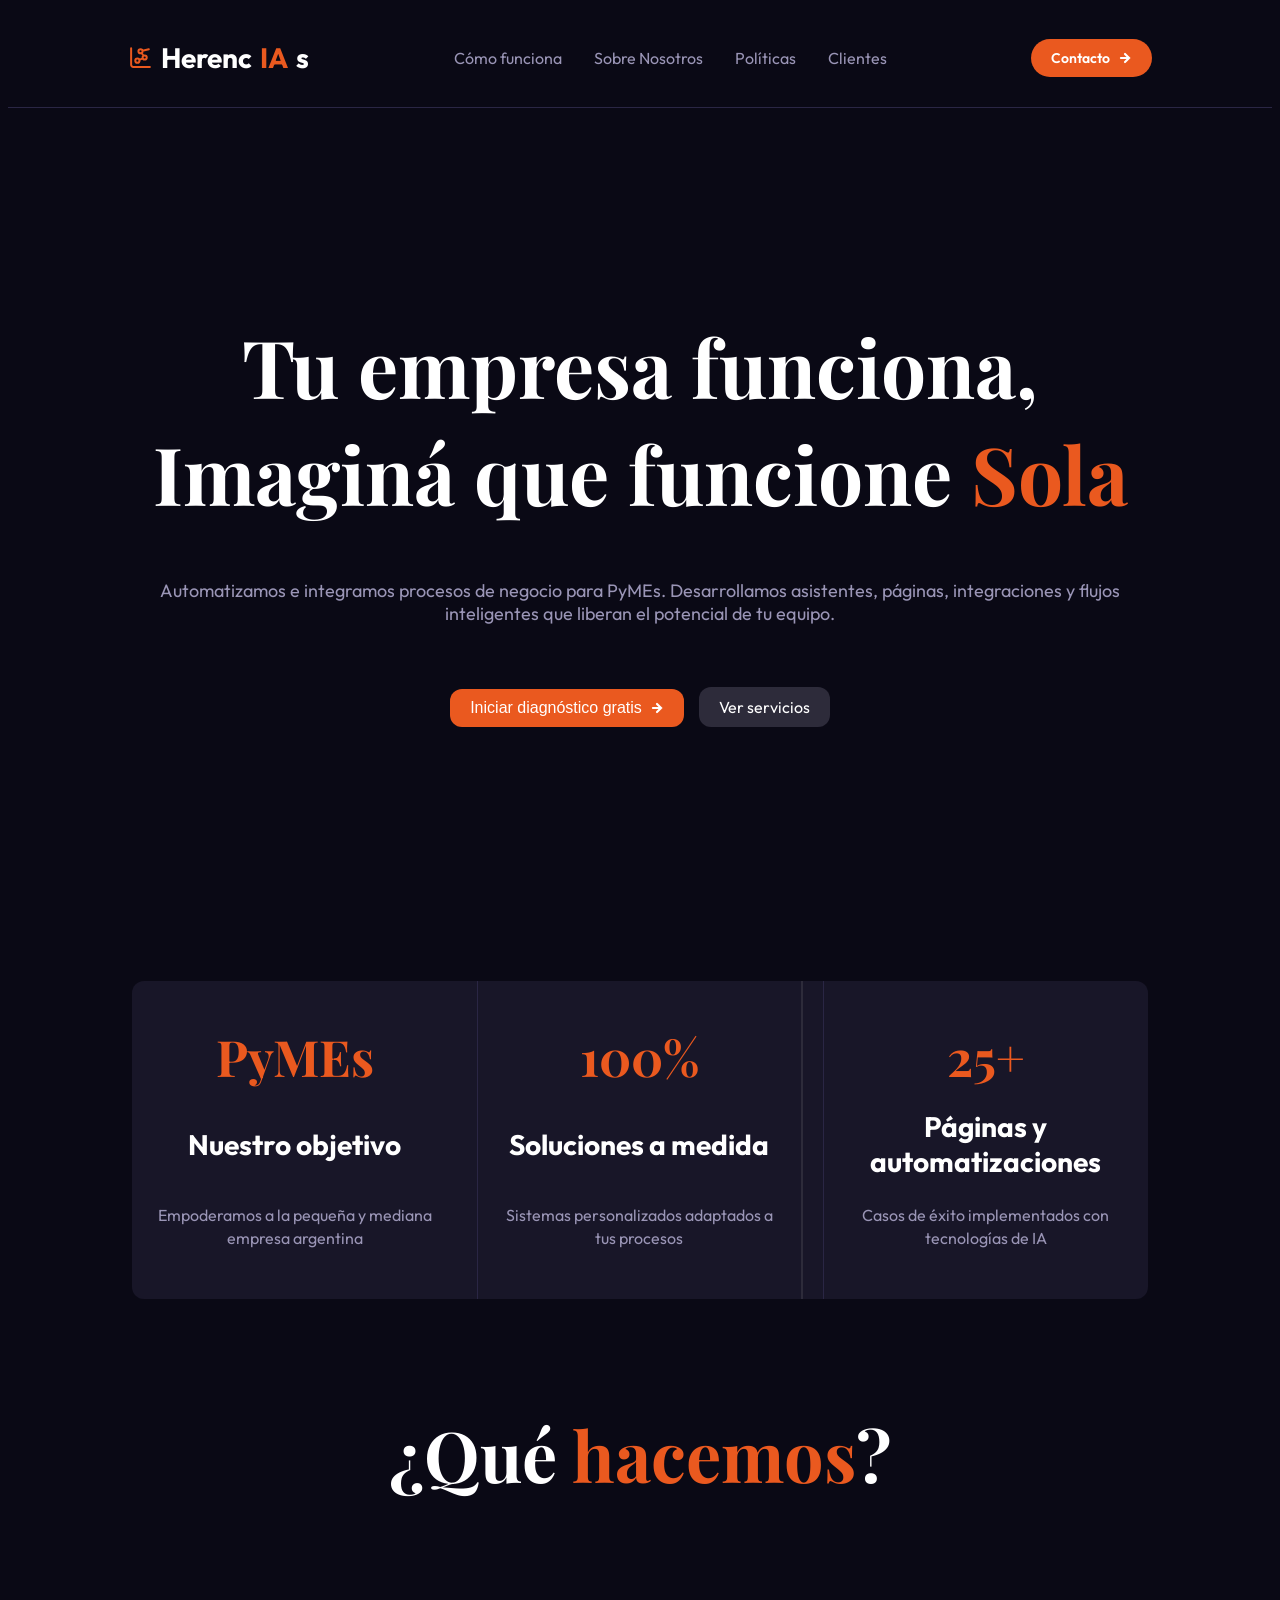
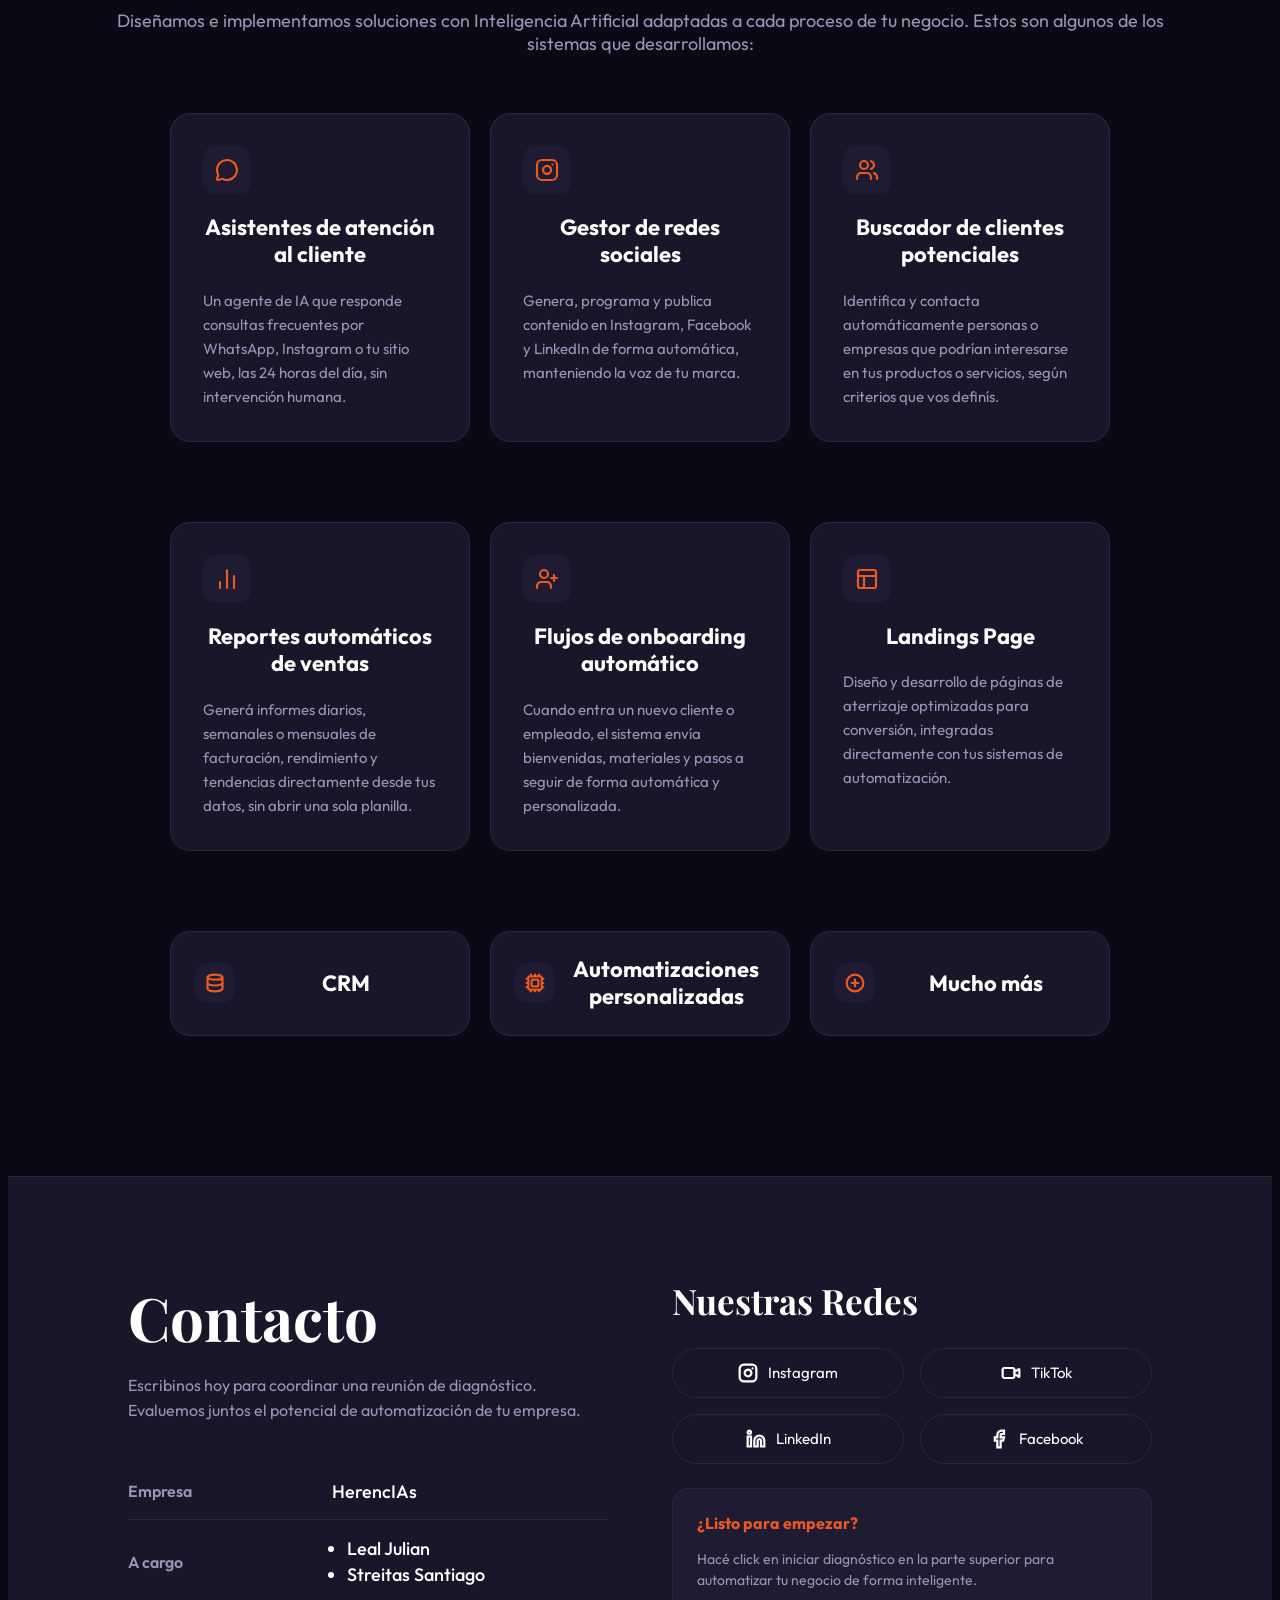
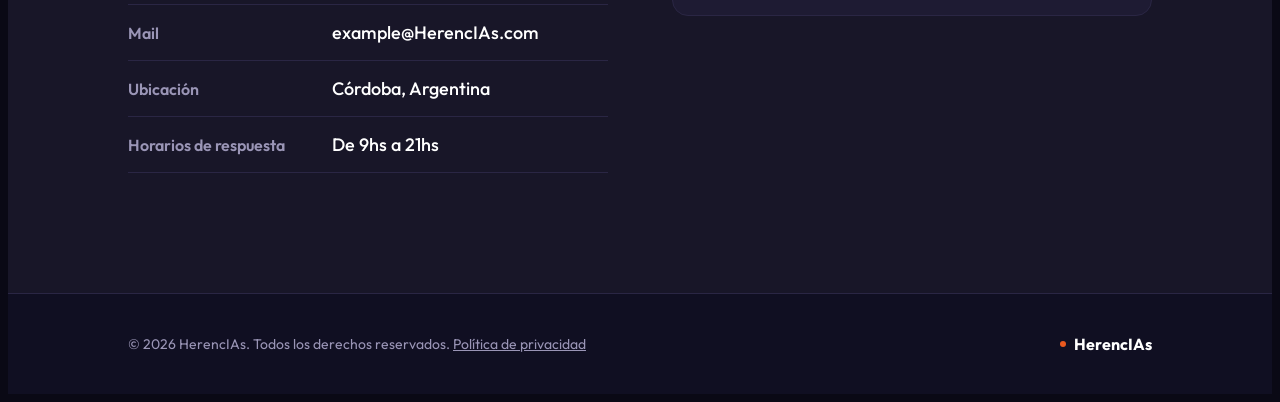
<file: index.html>
<!DOCTYPE html>
<html lang="es">
<head>
    <meta charset="UTF-8">
    <meta name="viewport" content="width=device-width, initial-scale=1.0">
    <title>HerencIAs</title>
    <link rel="stylesheet" href="style.css?v=20260909-3">
    <script src="index.js" defer></script>
    <script src="navigation.js?v=20260909-3" defer></script>
    <link rel="preconnect" href="https://fonts.googleapis.com">
    <link rel="preconnect" href="https://fonts.gstatic.com" crossorigin>
    <link href="https://fonts.googleapis.com/css2?family=Playfair+Display:ital,wght@0,400..900;1,400..900&display=swap" rel="stylesheet">
    <link href="https://fonts.googleapis.com/css2?family=Outfit:wght@100..900&display=swap" rel="stylesheet">
</head>
<body>
<header class="header-cont site-header">
    <div class="logo">
      <h2><a class="nav-link" href="index.html"><img src="assets/figma/chart-network.svg" alt="" width="25" height="25"> Herenc<span class="LetrasNaranjas">IA</span>s</a></h2>
    </div>
    <button class="menu-toggle" type="button" aria-label="Abrir menu" aria-expanded="false" aria-controls="navegacion-principal"><span></span><span></span><span></span></button>
    <nav id="navegacion-principal" class="nav" aria-label="Navegación principal">
      <a class="nav-link" href="Como funciona.html">Cómo funciona</a>
      <a class="nav-link" href="Sobre nosotros.html">Sobre Nosotros</a>
      <a class="nav-link" href="Politicas de privacidad.html">Políticas</a>
      <a class="nav-link" href="Clientes.html">Clientes</a>
    </nav>
    <div class="boton-contacto">
      <button id="Contacto" class="header-cta" type="button">Contacto <img src="assets/figma/arrow-right.svg" alt="" width="14" height="14"></button>
    </div>
</header>
<main>
    <div class="Titulos-pps Espaciotitulos">
        <h1 class="Font-Playfair-Display">Tu empresa funciona, Imaginá que funcione <span class="LetrasNaranjas">Sola</span></h1>
        <p class="color-9A95B6">Automatizamos e integramos procesos de negocio para PyMEs. Desarrollamos asistentes, páginas, integraciones y flujos inteligentes que liberan el potencial de tu equipo.</p>
        <button id="btn-iniciar" type="button">Iniciar diagnóstico gratis <img src="assets/figma/arrow-right.svg" alt="" width="14" height="14"></button>
        <a class="but-ver-serv bk-color-181628" href="#que-hacemos">Ver servicios</a>
    </div>
    <div class="flex bk-color-181628 objetivos">
      <div>
         <h2 class="Font-Playfair-Display color-EA591F h2-objetivos">PyMEs</h2>
         <h3 class="h3-objetivos">Nuestro objetivo</h3>
         <p class="color-9A95B6">Empoderamos a la pequeña y mediana empresa argentina</p>
      </div>
      <div class="medio">
        <h2 class="Font-Playfair-Display color-EA591F h2-objetivos">100%</h2>
         <h3 class="h3-objetivos">Soluciones a medida</h3>
         <p class="color-9A95B6">Sistemas personalizados adaptados a tus procesos</p>
      </div>
      <div>
        <h2 class="Font-Playfair-Display color-EA591F h2-objetivos">25+</h2>
         <h3 class="h3-objetivos">Páginas y automatizaciones</h3>
         <p class="color-9A95B6">Casos de éxito implementados con tecnologías de IA</p>
      </div>
    </div>
    <h2 id="que-hacemos" class="Font-Playfair-Display Titulos-pps">¿Qué <span class="LetrasNaranjas">hacemos</span>?</h2>
    <p class="color-9A95B6 centrar">Diseñamos e implementamos soluciones con Inteligencia Artificial adaptadas a cada proceso de tu negocio. Estos son algunos de los sistemas que desarrollamos:</p>
    <div class="flex">
        <article class="works-wwd-bk cards service-card" data-service="Asistentes de atención al cliente" tabindex="0" role="button" aria-label="Ver detalle de Asistentes de atención al cliente">
            <img src="assets/figma/message-circle.svg" alt="" width="24" height="24">
            <h3 class="works-wwd">Asistentes de atención al cliente</h3>
            <p class="color-9A95B6">Un agente de IA que responde consultas frecuentes por WhatsApp, Instagram o tu sitio web, las 24 horas del día, sin intervención humana.</p>
        </article>
        <article class="works-wwd-bk cards service-card" data-service="Gestor de redes sociales" tabindex="0" role="button" aria-label="Ver detalle de Gestor de redes sociales">
            <img src="assets/figma/instagram.svg" alt="" width="24" height="24">
            <h3 class="works-wwd">Gestor de redes sociales</h3>
            <p class="color-9A95B6">Genera, programa y publica contenido en Instagram, Facebook y LinkedIn de forma automática, manteniendo la voz de tu marca.</p>
        </article>
        <article class="works-wwd-bk cards service-card" data-service="Buscador de clientes potenciales" tabindex="0" role="button" aria-label="Ver detalle de Buscador de clientes potenciales">
            <img src="assets/figma/users.svg" alt="" width="24" height="24">
            <h3 class="works-wwd">Buscador de clientes potenciales</h3>
            <p class="color-9A95B6">Identifica y contacta automáticamente personas o empresas que podrían interesarse en tus productos o servicios, según criterios que vos definís.</p>
        </article>
    </div>
    <div class="flex">
        <article class="works-wwd-bk cards service-card" data-service="Reportes automáticos de ventas" tabindex="0" role="button" aria-label="Ver detalle de Reportes automáticos de ventas">
            <img src="assets/figma/bar-chart-2.svg" alt="" width="24" height="24">
            <h3 class="works-wwd">Reportes automáticos de ventas</h3>
            <p class="color-9A95B6">Generá informes diarios, semanales o mensuales de facturación, rendimiento y tendencias directamente desde tus datos, sin abrir una sola planilla.</p>
        </article>
        <article class="works-wwd-bk cards service-card" data-service="Flujos de onboarding automático" tabindex="0" role="button" aria-label="Ver detalle de Flujos de onboarding automático">
            <img src="assets/figma/user-plus.svg" alt="" width="24" height="24">
            <h3 class="works-wwd">Flujos de onboarding automático</h3>
            <p class="color-9A95B6">Cuando entra un nuevo cliente o empleado, el sistema envía bienvenidas, materiales y pasos a seguir de forma automática y personalizada.</p>
        </article>
        <article class="works-wwd-bk cards service-card" data-service="Landings Page" tabindex="0" role="button" aria-label="Ver detalle de Landings Page">
            <img src="assets/figma/layout.svg" alt="" width="24" height="24">
            <h3 class="works-wwd">Landings Page</h3>
            <p class="color-9A95B6">Diseño y desarrollo de páginas de aterrizaje optimizadas para conversión, integradas directamente con tus sistemas de automatización.</p>
        </article>
    </div>
    <div class="flex">
        <article class="works-wwd-bk cards service-card service-card-compact" data-service="CRM" tabindex="0" role="button" aria-label="Ver detalle de CRM">
            <img src="assets/figma/database.svg" alt="" width="20" height="20">
            <h3 class="works-wwd">CRM</h3>
        </article>
        <article class="works-wwd-bk cards service-card service-card-compact" data-service="Automatizaciones personalizadas" tabindex="0" role="button" aria-label="Ver detalle de Automatizaciones personalizadas">
            <img src="assets/figma/cpu.svg" alt="" width="20" height="20">
            <h3 class="works-wwd">Automatizaciones personalizadas</h3>
        </article>
        <article class="works-wwd-bk cards service-card service-card-compact" data-service="Mucho más" tabindex="0" role="button" aria-label="Ver detalle de Mucho más">
            <img src="assets/figma/plus-circle.svg" alt="" width="20" height="20">
            <h3 class="works-wwd">Mucho más</h3>
        </article>
    </div>

    <div id="modal-container" class="modal oculto" role="dialog" aria-modal="true" aria-labelledby="modal-title">
        <div class="modal-content">
            <section id="paso-1" class="works-wwd-bk formulario paso formulario-p1">
                <div class="titulo-form flex">
                    <h3 id="modal-title">Formulario de diagnóstico</h3>
                    <button id="cerrar-modal-1" type="button" aria-label="Cerrar formulario">
                        <img src="assets/figma/close.svg" alt="" width="16" height="16">
                    </button>
                </div>
                <h3 class="h3-form">¿Con quién hablamos?</h3>
                <p class="color-9A95B6">Completá tus datos de contacto básicos para comenzar el diagnóstico inteligente.</p>
                <form id="formulario-diagnostico-1" novalidate>
                    <div class="tit-forms">
                        <label for="nombre-empresa">NOMBRE DE TU EMPRESA</label>
                        <input id="nombre-empresa" name="empresa" type="text" placeholder="Ej. Mi PyME SRL" required>
                    </div>
                    <div class="tit-forms">
                        <label for="input-servicio">SERVICIO QUE TE INTERESÓ</label>
                        <input id="input-servicio" name="servicio" type="text" placeholder="Asistentes de atención al cliente" required>
                    </div>
                    <div class="tit-forms">
                        <label for="telefono">WHATSAPP DE CONTACTO</label>
                        <input id="telefono" name="telefono" type="tel" placeholder="Ej. +54 9 351 1234567" required>
                    </div>
                    <button id="btn-siguiente" class="boton-forms" type="submit">Siguiente <img src="assets/figma/arrow-right.svg" alt="" width="16" height="16"></button>
                </form>
                <div class="step-indicator color-9A95B6" aria-live="polite">Paso 1 de 2</div>
            </section>

            <section id="paso-2" class="works-wwd-bk formulario paso oculto formulario-p2" aria-labelledby="titulo-rubro">
                <div class="titulo-form flex">
                    <h3>Formulario de diagnóstico</h3>
                    <button id="cerrar-modal-2" type="button" aria-label="Cerrar formulario">
                        <img src="assets/figma/close.svg" alt="" width="16" height="16">
                    </button>
                </div>
                <h3 id="titulo-rubro" class="h3-form">¿A qué rubro se dedica tu empresa?</h3>
                <p class="color-9A95B6">Esto nos ayuda a pre-configurar flujos automatizados comunes en tu sector.</p>
                <form id="formulario-diagnostico-2">
                    <div class="grid-rubros">
                        <input type="radio" id="comercio" name="rubro" value="comercio" checked>
                        <label for="comercio"><img src="assets/figma/shopping-bag.svg" alt="" width="24" height="24"><span class="texto">Comercio</span></label>
                        <input type="radio" id="servicios" name="rubro" value="servicios">
                        <label for="servicios"><img src="assets/figma/briefcase.svg" alt="" width="24" height="24"><span class="texto">Servicios</span></label>
                        <input type="radio" id="salud" name="rubro" value="salud">
                        <label for="salud"><img src="assets/figma/activity.svg" alt="" width="24" height="24"><span class="texto">Salud</span></label>
                        <input type="radio" id="industria" name="rubro" value="industria">
                        <label for="industria"><img src="assets/figma/settings.svg" alt="" width="24" height="24"><span class="texto">Industria</span></label>
                        <input type="radio" id="tecnologia" name="rubro" value="tecnologia">
                        <label for="tecnologia"><img src="assets/figma/cpu.svg" alt="" width="24" height="24"><span class="texto">Tecnología</span></label>
                        <input type="radio" id="otro" name="rubro" value="otro">
                        <label for="otro"><img src="assets/figma/more-horizontal.svg" alt="" width="24" height="24"><span class="texto">Otro...</span></label>
                    </div>
                    <div class="campo-texto">
                        <label for="detalle-rubro">¿CUÁL ES TU RUBRO?</label>
                        <input type="text" id="detalle-rubro" name="detalle-rubro" placeholder="Escribí detalladamente tu sector comercial">
                    </div>
                    <button id="btn-enviar" type="submit" class="btn-enviar">Enviar diagnóstico <img src="assets/figma/check.svg" alt="" width="16" height="16"></button>
                </form>
                <div class="step-footer">
                    <button id="btn-volver" class="step-back" type="button">
                        <img src="assets/figma/arrow-right.svg" alt="" width="16" height="16">
                        <span>Volver</span>
                    </button>
                    <div class="step-indicator color-9A95B6" aria-live="polite">Paso 2 de 2</div>
                </div>
            </section>

            <section id="modal-servicio" class="works-wwd-bk formulario paso oculto" aria-labelledby="titulo-servicio">
                <div class="titulo-form flex">
                    <h3>Detalle del servicio</h3>
                    <button id="cerrar-modal-servicio" type="button" aria-label="Cerrar detalle del servicio">
                        <img src="assets/figma/close.svg" alt="" width="16" height="16">
                    </button>
                </div>
                <p class="color-EA591F">SISTEMAS DE IA</p>
                <h3 id="titulo-servicio" class="h3-form"></h3>
                <p id="descripcion-servicio" class="color-9A95B6"></p>
                <div class="works-wwd-bk" aria-label="Video de ejemplo">
                    <button id="btn-video-servicio" type="button">▶ Video de ejemplo</button>
                </div>
                <button id="btn-automatizar" type="button">Quiero automatizar esto <img src="assets/figma/arrow-right.svg" alt="" width="16" height="16"></button>
                <p><span class="color-9A95B6">¿Tenés dudas?</span> <a class="LetrasNaranjas" href="https://wa.me/?text=Hola%20quiero%20consultar%20por%20un%20servicio" target="_blank" rel="noopener noreferrer">Consultanos por WhatsApp</a></p>
            </section>
        </div>
    </div>
</main>
<footer>
    <section class="site-contact-section">
        <div class="site-contact-container">
            <div class="site-contact-info">
                <div class="site-contact-heading">
                    <h2 class="Font-Playfair-Display">Contacto</h2>
                    <p>Escribinos hoy para coordinar una reunión de diagnóstico. Evaluemos juntos el potencial de automatización de tu empresa.</p>
                </div>
                <div class="site-contact-lines">
                    <div class="site-contact-line"><span>Empresa</span><strong>HerencIAs</strong></div>
                    <div class="site-contact-line site-contact-line-team"><span>A cargo</span><ul><li>Leal Julian</li><li>Streitas Santiago</li></ul></div>
                    <div class="site-contact-line"><span>Mail</span><strong>example@HerencIAs.com</strong></div>
                    <div class="site-contact-line"><span>Ubicación</span><strong>Córdoba, Argentina</strong></div>
                    <div class="site-contact-line"><span>Horarios de respuesta</span><strong>De 9hs a 21hs</strong></div>
                </div>
            </div>
            <div class="site-socials">
                <h2 class="Font-Playfair-Display">Nuestras Redes</h2>
                <div class="site-social-grid">
                    <a href="https://www.instagram.com" target="_blank" rel="noopener noreferrer" class="site-social-link"><img src="assets/figma/footer-instagram.svg" alt="" width="20" height="20">Instagram</a>
                    <a href="https://www.tiktok.com" target="_blank" rel="noopener noreferrer" class="site-social-link"><img src="assets/figma/footer-video.svg" alt="" width="20" height="20">TikTok</a>
                    <a href="https://www.linkedin.com" target="_blank" rel="noopener noreferrer" class="site-social-link"><img src="assets/figma/footer-linkedin.svg" alt="" width="20" height="20">LinkedIn</a>
                    <a href="https://www.facebook.com" target="_blank" rel="noopener noreferrer" class="site-social-link"><img src="assets/figma/footer-facebook.svg" alt="" width="20" height="20">Facebook</a>
                </div>
                <div class="site-consultation-callout">
                    <h3>¿Listo para empezar?</h3>
                    <p>Hacé click en iniciar diagnóstico en la parte superior para automatizar tu negocio de forma inteligente.</p>
                </div>
            </div>
        </div>
    </section>
    <div class="site-footer-bar">
        <p>© 2026 HerencIAs. Todos los derechos reservados. <a href="Politicas de privacidad.html">Política de privacidad</a></p>
        <div class="site-footer-logo"><img src="assets/figma/footer-dot.svg" alt="" width="6" height="6"><strong>HerencIAs</strong></div>
    </div>
</footer>
</body>
</html>
</file>
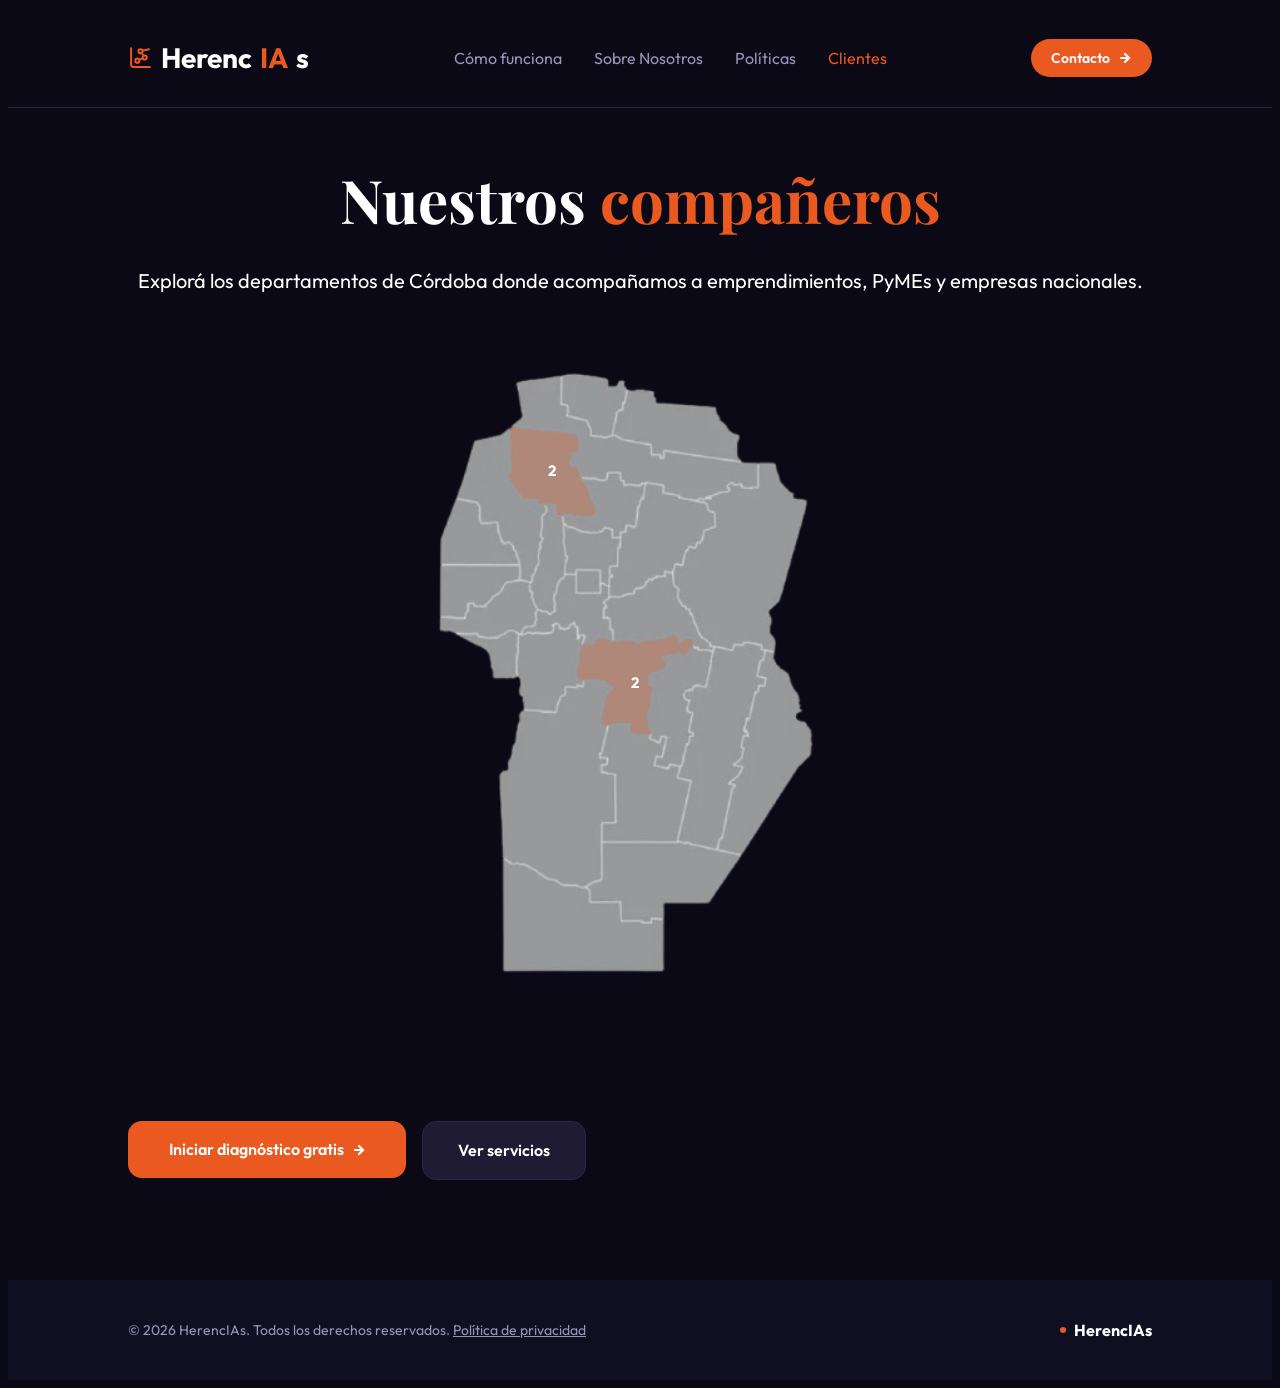
<file: Clientes.html>
<!DOCTYPE html>
<html lang="es">
<head>
    <meta charset="utf-8">
    <meta name="viewport" content="width=device-width, initial-scale=1">
    <title>Clientes | HerencIAs</title>
    <link rel="stylesheet" href="style.css?v=20260909-3">
    <script src="clientes.js" defer></script>
    <script src="navigation.js?v=20260909-3" defer></script>
    <link rel="preconnect" href="https://fonts.googleapis.com">
    <link rel="preconnect" href="https://fonts.gstatic.com" crossorigin>
    <link href="https://fonts.googleapis.com/css2?family=Playfair+Display:ital,wght@0,400..900;1,400..900&display=swap" rel="stylesheet">
    <link rel="preconnect" href="https://fonts.googleapis.com">
    <link rel="preconnect" href="https://fonts.gstatic.com" crossorigin>
    <link href="https://fonts.googleapis.com/css2?family=Outfit:wght@100..900&display=swap" rel="stylesheet">
</head>
<body class="clientes-page">
    <header class="header-cont site-header">
        <div class="logo">
            <h2><a class="nav-link" href="index.html"><img src="assets/figma/chart-network.svg" alt="" width="25" height="25"> Herenc<span class="LetrasNaranjas">IA</span>s</a></h2>
        </div>
        <button class="menu-toggle" type="button" aria-label="Abrir menu" aria-expanded="false" aria-controls="navegacion-principal"><span></span><span></span><span></span></button>
        <nav id="navegacion-principal" class="nav" aria-label="Navegación principal">
            <a class="nav-link" href="Como funciona.html">Cómo funciona</a>
            <a class="nav-link" href="Sobre nosotros.html">Sobre Nosotros</a>
            <a class="nav-link" href="Politicas de privacidad.html">Políticas</a>
            <a class="nav-link clientes-activo" href="Clientes.html">Clientes</a>
        </nav>
        <div class="boton-contacto">
            <a id="Contacto" class="header-cta" href="https://web.whatsapp.com/" target="_blank" rel="noopener noreferrer">Contacto <img src="assets/figma/arrow-right.svg" alt="" width="14" height="14"></a>
        </div>
    </header>
    <main class="clientes-main">
            <div class="Titulos-pps clientes-intro">
                <h2 class="Font-Playfair-Display">Nuestros <span class="LetrasNaranjas">compañeros</span></h2>
                <p>Explorá los departamentos de Córdoba donde acompañamos a emprendimientos, PyMEs y empresas nacionales.</p>
            </div>
            <section class="clientes-explorador" aria-label="Mapa de clientes por departamento">
                <div class="mapa-panel">
                    <div class="mapa-wrap">
                        <svg id="mapa-cba-clientes" viewBox="0 0 447 559" role="img" aria-labelledby="mapa-titulo mapa-descripcion">
                            <title id="mapa-titulo">Mapa de clientes en Córdoba</title>
                            <desc id="mapa-descripcion">Mapa de la provincia de Córdoba con departamentos destacados en naranja.</desc>
                            <image href="./Img deptos cba/mapa-cba-base.png" x="0" y="0" width="447" height="559"></image>
                            <g class="departamento" data-departamento="norte" tabindex="0" role="button" aria-label="Departamento Norte" aria-controls="clientes-panel">
                                <image class="departamento-zona" href="./Img deptos cba/departamento-norte.png" x="118" y="69" width="70" height="71"></image>
                                <text x="153" y="104.5" class="departamento-contador" text-anchor="middle" dominant-baseline="middle">0</text>
                            </g>
                            <g class="departamento" data-departamento="centro" tabindex="0" role="button" aria-controls="clientes-panel">
                                <image class="departamento-zona" href="./Img deptos cba/departamento-centro.png" x="173" y="234" width="93" height="80"></image>
                                <text x="219.5" y="274" class="departamento-contador" text-anchor="middle" dominant-baseline="middle">0</text>
                            </g>
                        </svg>
                        <div id="mapa-tooltip" class="mapa-tooltip" role="status"></div>
                    </div>
                </div>
                <aside id="clientes-panel" class="clientes-panel" aria-hidden="true">
                    <button id="cerrar-panel-clientes" class="cerrar-panel" type="button" aria-label="Cerrar detalle">&times;</button>
                    <div class="panel-encabezado">
                        <span class="panel-kicker">Departamento seleccionado</span>
                        <h3 id="panel-departamento">Seleccioná una zona</h3>
                        <p id="panel-resumen">Los clientes de esta zona aparecerán acá.</p>
                    </div>
                    <div id="lista-clientes" class="lista-clientes"></div>
                    <article id="cliente-detalle" class="cliente-detalle" aria-live="polite">
                        <span class="detalle-vacio">Elegí un cliente para ver su ficha.</span>
                    </article>
                </aside>
            </section>
        <div class="clientes-acciones">
            <a class="clientes-btn-primary" href="index.html#diagnostico">Iniciar diagnóstico gratis <img src="assets/figma/arrow-right.svg" alt="" width="14" height="14"></a>
            <a class="clientes-btn-secondary" href="index.html#que-hacemos">Ver servicios</a>
        </div>
    </main>
    <footer class="clientes-footer">
        <p>© 2026 HerencIAs. Todos los derechos reservados. <a href="Politicas de privacidad.html">Política de privacidad</a></p>
        <div class="clientes-footer-logo"><img src="assets/figma/footer-dot.svg" alt="" width="6" height="6"><strong>HerencIAs</strong></div>
    </footer>
</body>
</html>
</file>
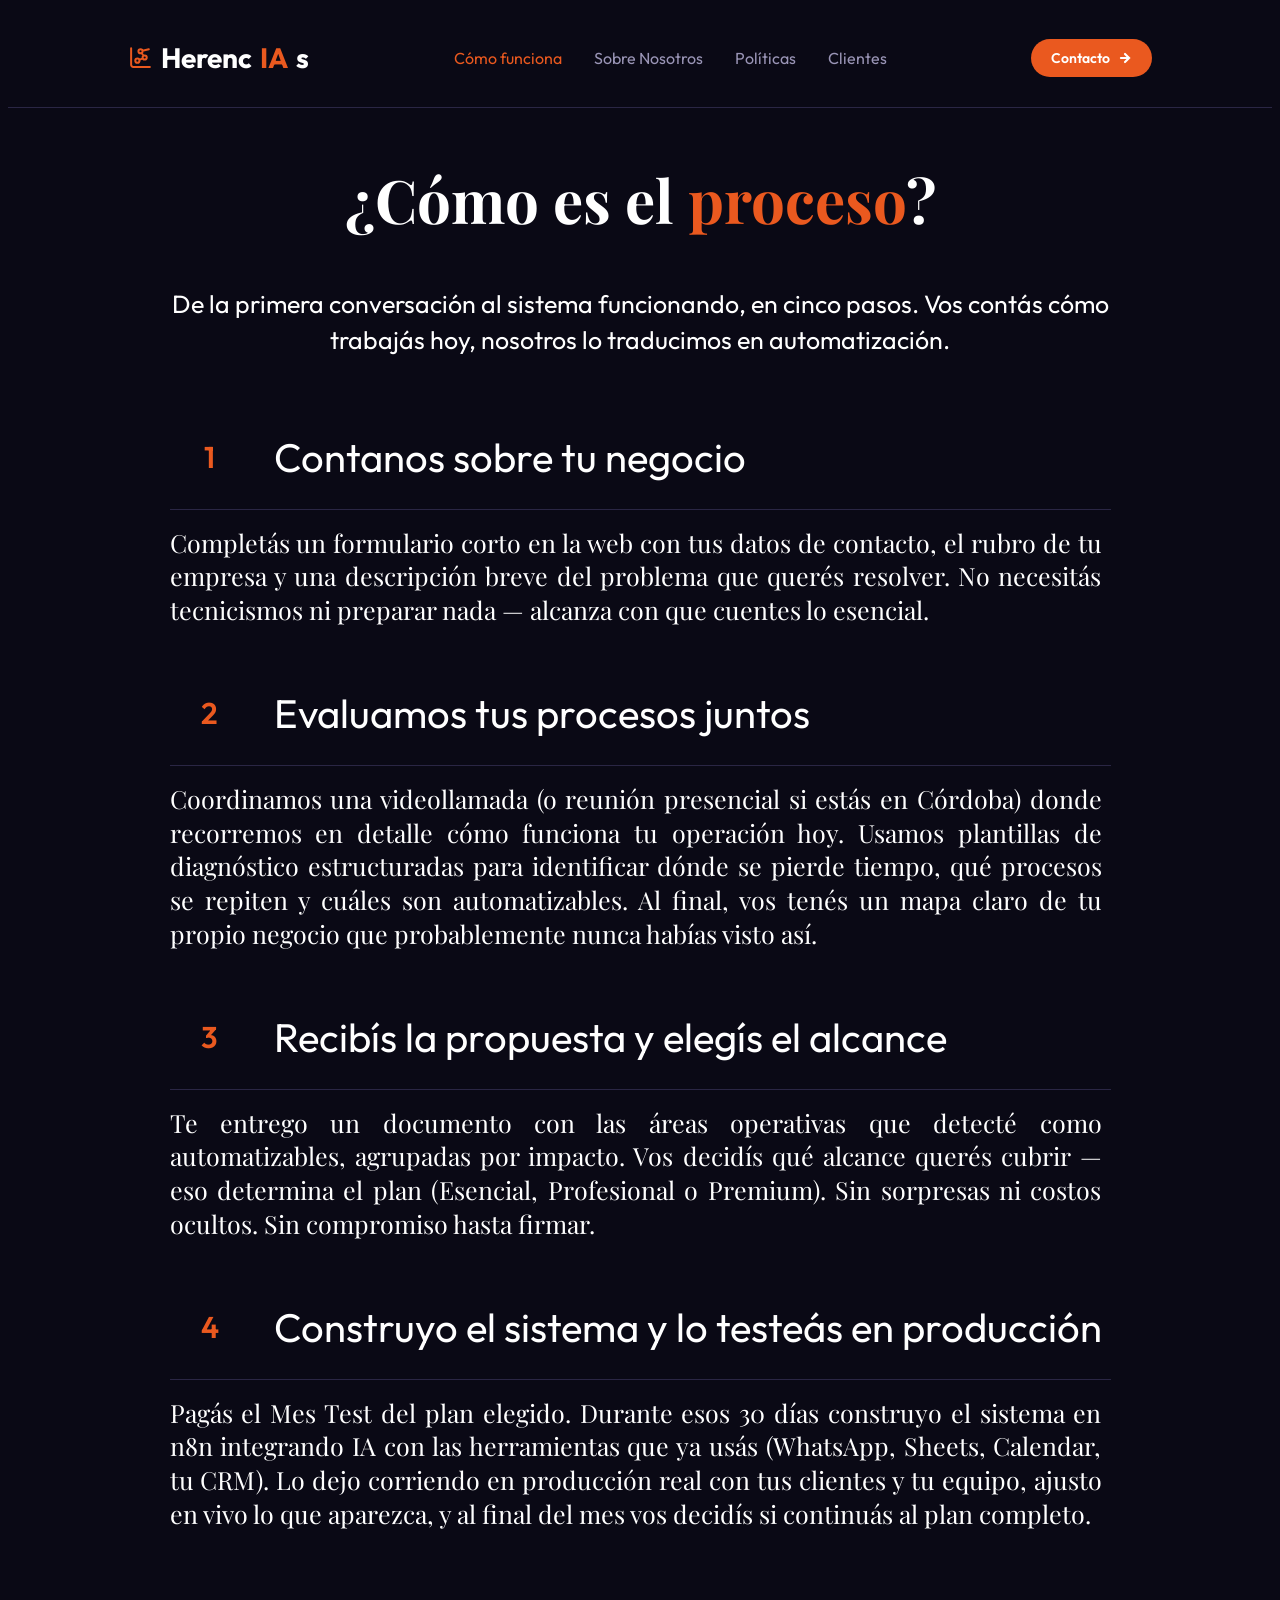
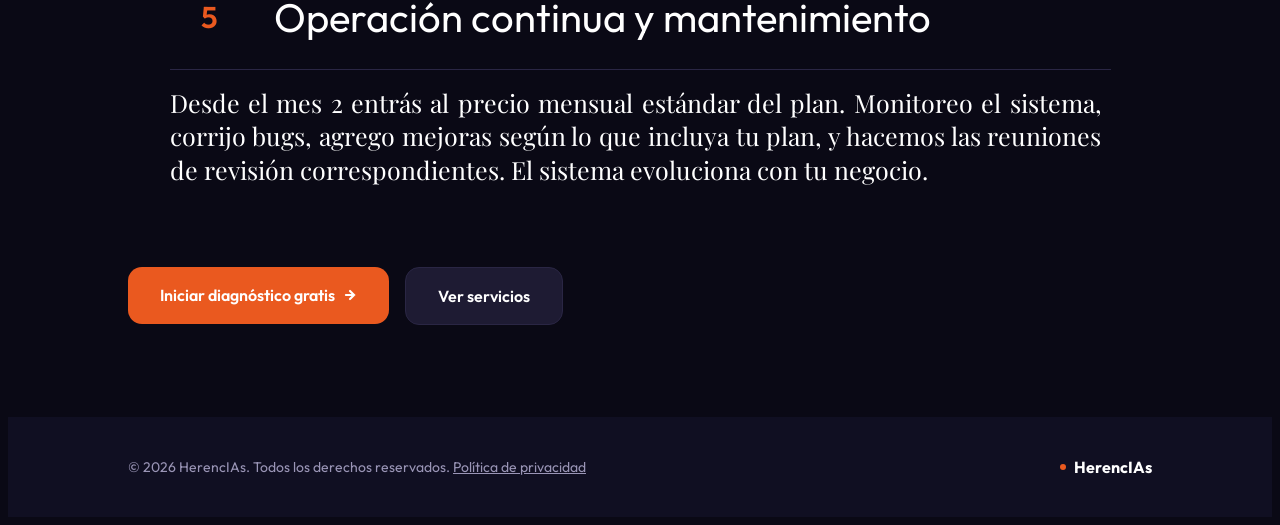
<file: Como funciona.html>
<!DOCTYPE html>
<html lang="es">
<head>
    <meta charset="utf-8">
    <meta name="viewport" content="width=device-width, initial-scale=1">
    <title>Cómo funciona | HerencIAs</title>
    <link rel="stylesheet" href="style.css?v=20260909-3">
    <script src="navigation.js?v=20260909-3" defer></script>
    <link rel="preconnect" href="https://fonts.googleapis.com">
    <link rel="preconnect" href="https://fonts.gstatic.com" crossorigin>
    <link href="https://fonts.googleapis.com/css2?family=Playfair+Display:ital,wght@0,400..900;1,400..900&display=swap" rel="stylesheet">
    <link href="https://fonts.googleapis.com/css2?family=Outfit:wght@100..900&display=swap" rel="stylesheet">
</head>
<body class="proceso-page">
    <header class="header-cont site-header proceso-header">
        <div class="logo">
            <h2><a class="nav-link" href="index.html"><img src="assets/figma/chart-network.svg" alt="" width="25" height="25"> Herenc<span class="LetrasNaranjas">IA</span>s</a></h2>
        </div>
        <button class="menu-toggle" type="button" aria-label="Abrir menu" aria-expanded="false" aria-controls="navegacion-principal"><span></span><span></span><span></span></button>
        <nav id="navegacion-principal" class="nav" aria-label="Navegación principal">
            <a class="nav-link proceso-activo" href="Como funciona.html">Cómo funciona</a>
            <a class="nav-link" href="Sobre nosotros.html">Sobre Nosotros</a>
            <a class="nav-link" href="Politicas de privacidad.html">Políticas</a>
            <a class="nav-link" href="Clientes.html">Clientes</a>
        </nav>
        <div class="boton-contacto">
            <a class="header-cta proceso-contacto" href="https://web.whatsapp.com/" target="_blank" rel="noopener noreferrer">Contacto <img src="assets/figma/arrow-right.svg" alt="" width="14" height="14"></a>
        </div>
    </header>

    <main class="proceso-main">
        <section class="proceso-hero">
            <h1 class="Font-Playfair-Display">¿Cómo es el <span class="LetrasNaranjas">proceso</span>?</h1>
            <p>De la primera conversación al sistema funcionando, en cinco pasos. Vos contás cómo trabajás hoy, nosotros lo traducimos en automatización.</p>
        </section>

        <ol class="proceso-lista">
            <li class="proceso-paso">
                <div class="proceso-cabecera"><span class="proceso-numero">1</span><h2>Contanos sobre tu negocio</h2></div>
                <p>Completás un formulario corto en la web con tus datos de contacto, el rubro de tu empresa y una descripción breve del problema que querés resolver. No necesitás tecnicismos ni preparar nada — alcanza con que cuentes lo esencial.</p>
            </li>
            <li class="proceso-paso">
                <div class="proceso-cabecera"><span class="proceso-numero">2</span><h2>Evaluamos tus procesos juntos</h2></div>
                <p>Coordinamos una videollamada (o reunión presencial si estás en Córdoba) donde recorremos en detalle cómo funciona tu operación hoy. Usamos plantillas de diagnóstico estructuradas para identificar dónde se pierde tiempo, qué procesos se repiten y cuáles son automatizables. Al final, vos tenés un mapa claro de tu propio negocio que probablemente nunca habías visto así.</p>
            </li>
            <li class="proceso-paso">
                <div class="proceso-cabecera"><span class="proceso-numero">3</span><h2>Recibís la propuesta y elegís el alcance</h2></div>
                <p>Te entrego un documento con las áreas operativas que detecté como automatizables, agrupadas por impacto. Vos decidís qué alcance querés cubrir — eso determina el plan (Esencial, Profesional o Premium). Sin sorpresas ni costos ocultos. Sin compromiso hasta firmar.</p>
            </li>
            <li class="proceso-paso">
                <div class="proceso-cabecera"><span class="proceso-numero">4</span><h2>Construyo el sistema y lo testeás en producción</h2></div>
                <p>Pagás el Mes Test del plan elegido. Durante esos 30 días construyo el sistema en n8n integrando IA con las herramientas que ya usás (WhatsApp, Sheets, Calendar, tu CRM). Lo dejo corriendo en producción real con tus clientes y tu equipo, ajusto en vivo lo que aparezca, y al final del mes vos decidís si continuás al plan completo.</p>
            </li>
            <li class="proceso-paso">
                <div class="proceso-cabecera"><span class="proceso-numero">5</span><h2>Operación continua y mantenimiento</h2></div>
                <p>Desde el mes 2 entrás al precio mensual estándar del plan. Monitoreo el sistema, corrijo bugs, agrego mejoras según lo que incluya tu plan, y hacemos las reuniones de revisión correspondientes. El sistema evoluciona con tu negocio.</p>
            </li>
        </ol>

        <div class="proceso-acciones">
            <a class="proceso-btn proceso-btn-primary" href="index.html#diagnostico">Iniciar diagnóstico gratis <img src="assets/figma/arrow-right.svg" alt="" width="14" height="14"></a>
            <a class="proceso-btn proceso-btn-secondary" href="index.html#que-hacemos">Ver servicios</a>
        </div>
    </main>

    <footer class="proceso-footer">
        <p>© 2026 HerencIAs. Todos los derechos reservados. <a href="Politicas de privacidad.html">Política de privacidad</a></p>
        <div class="proceso-footer-logo"><img src="assets/figma/footer-dot.svg" alt="" width="6" height="6"><strong>HerencIAs</strong></div>
    </footer>
</body>
</html>
</file>
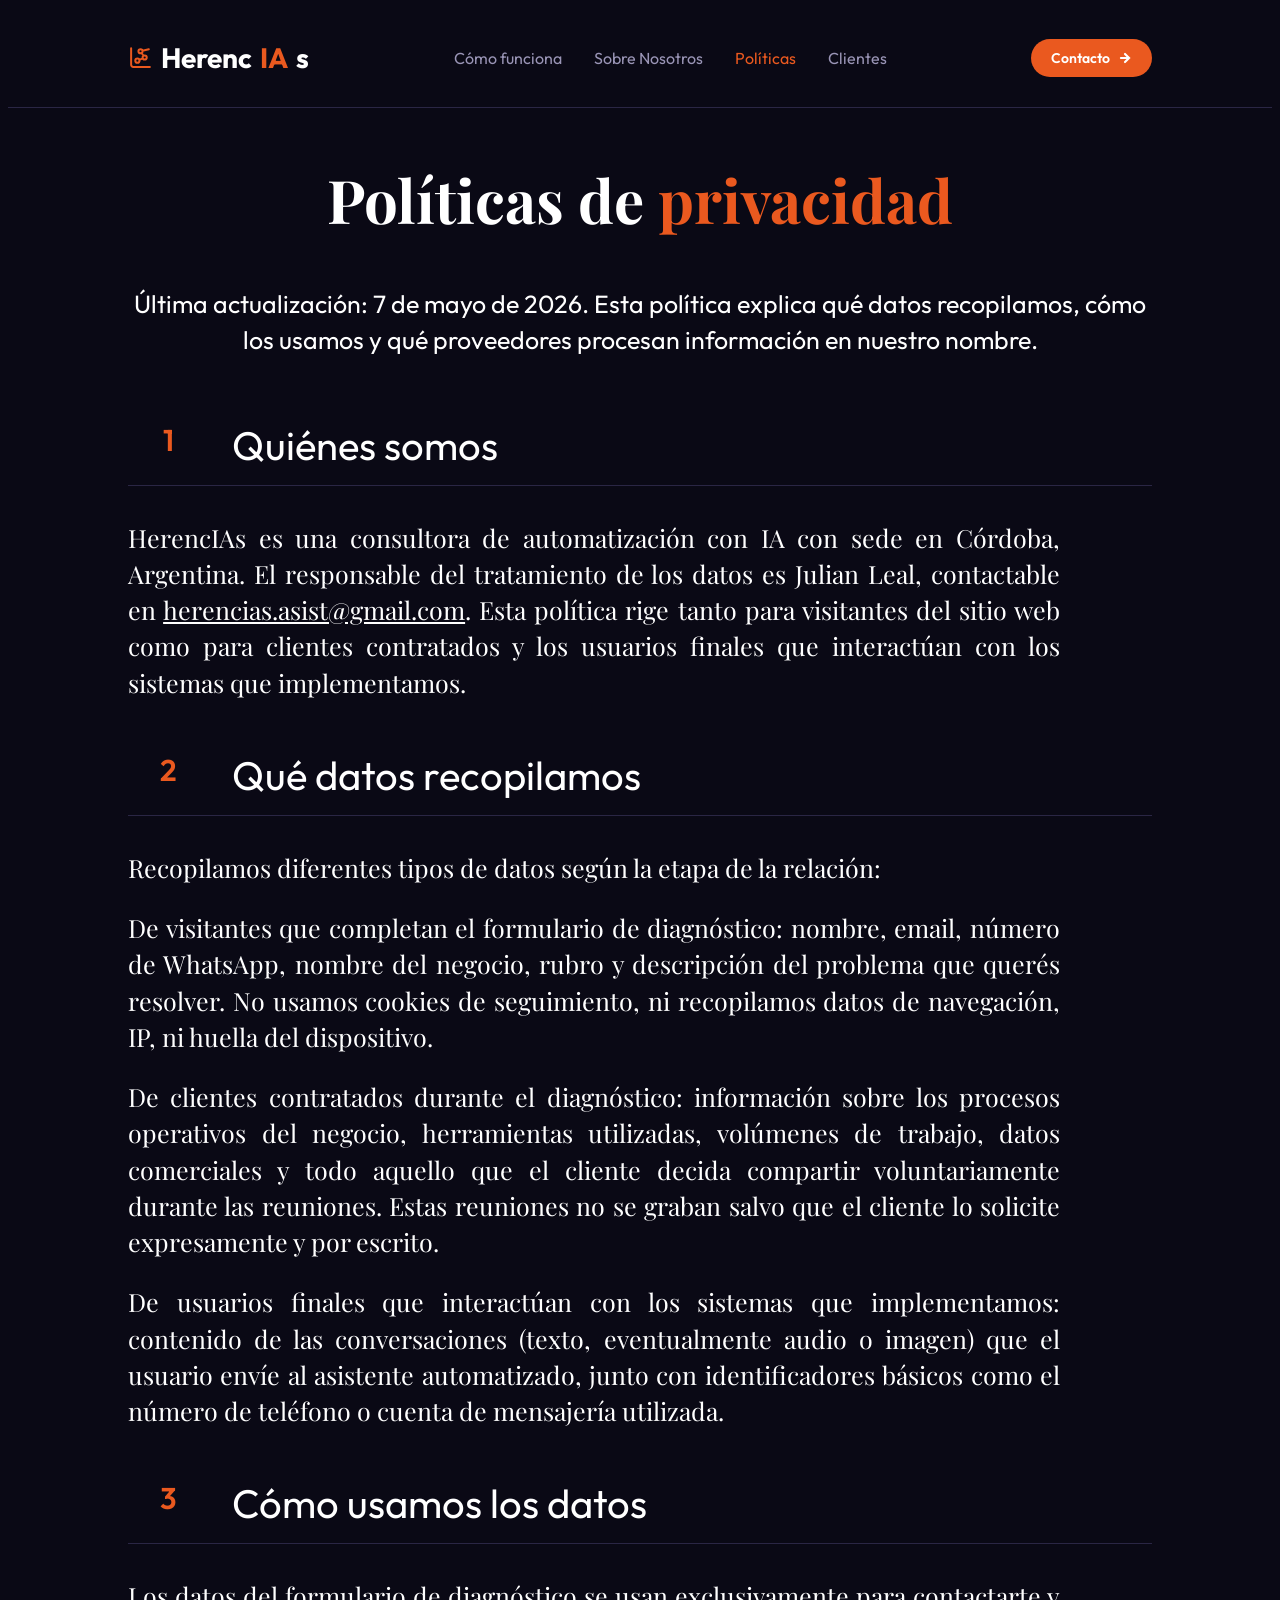
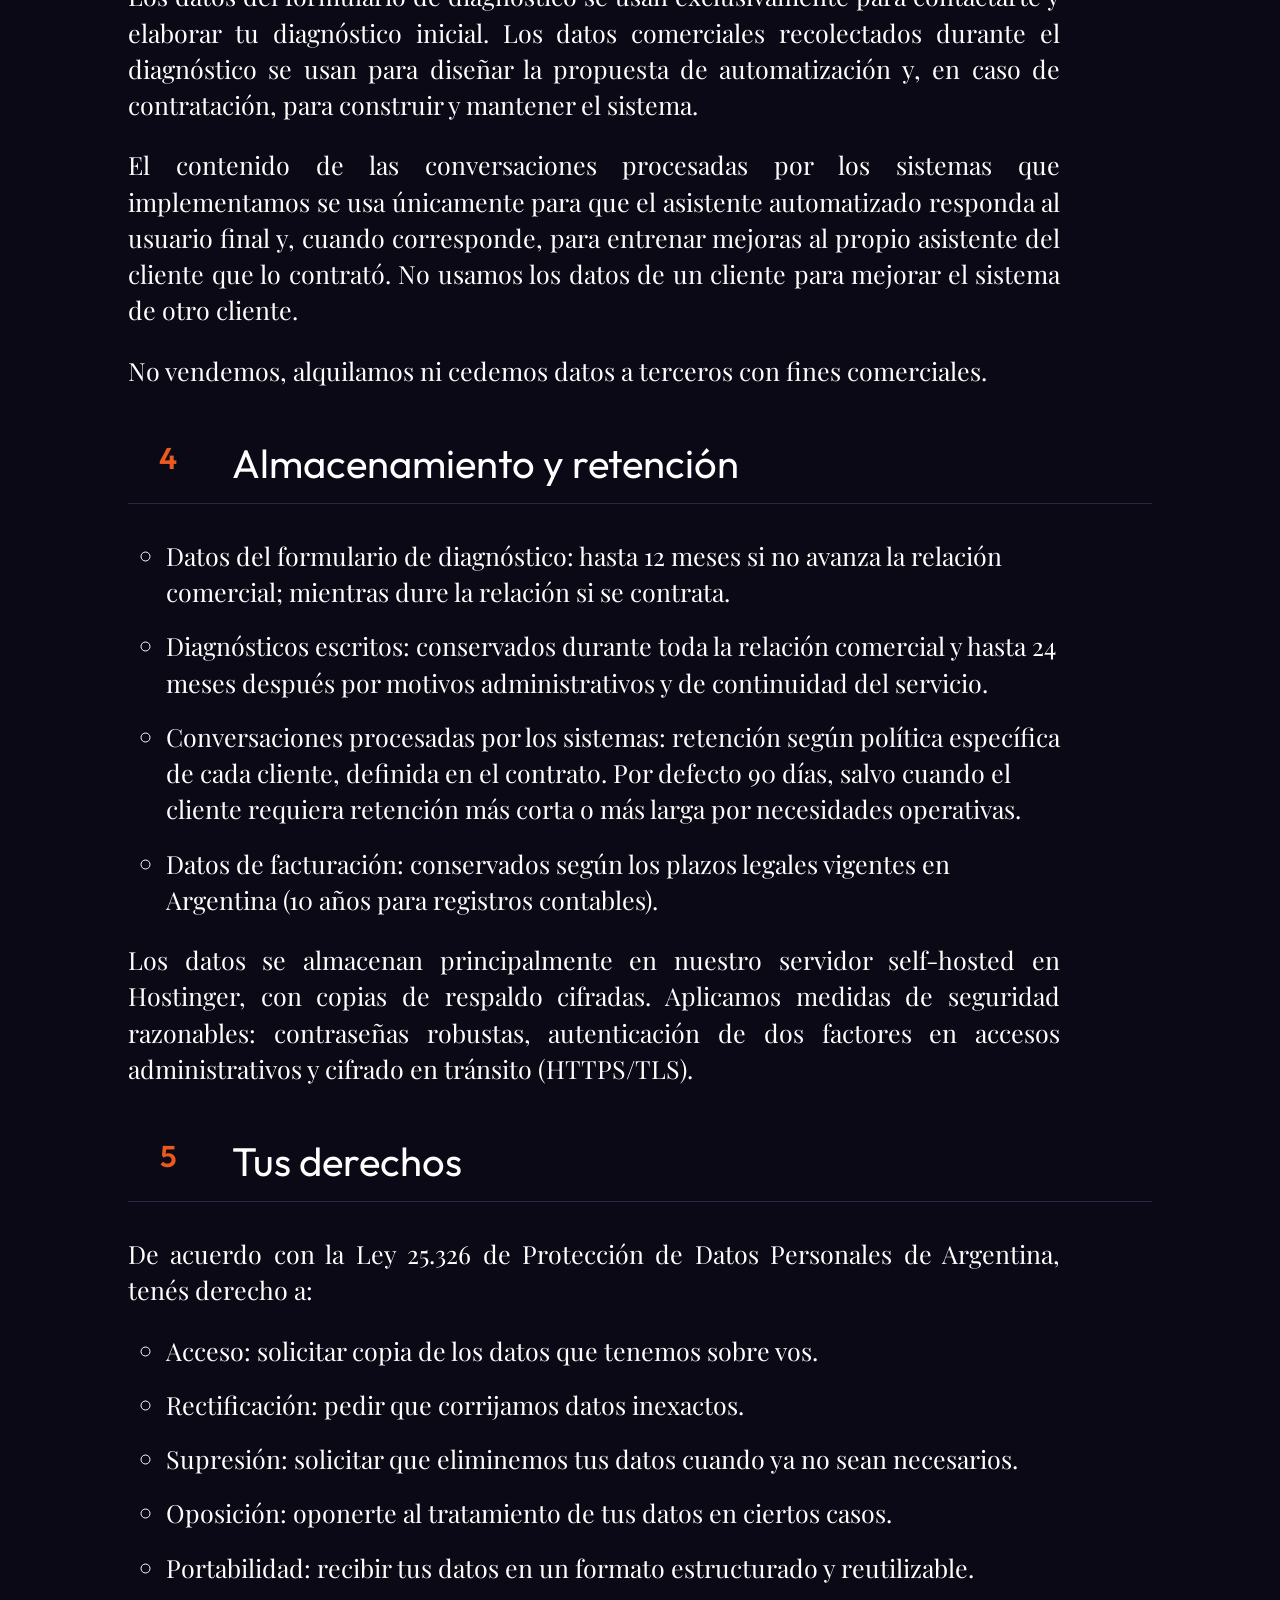
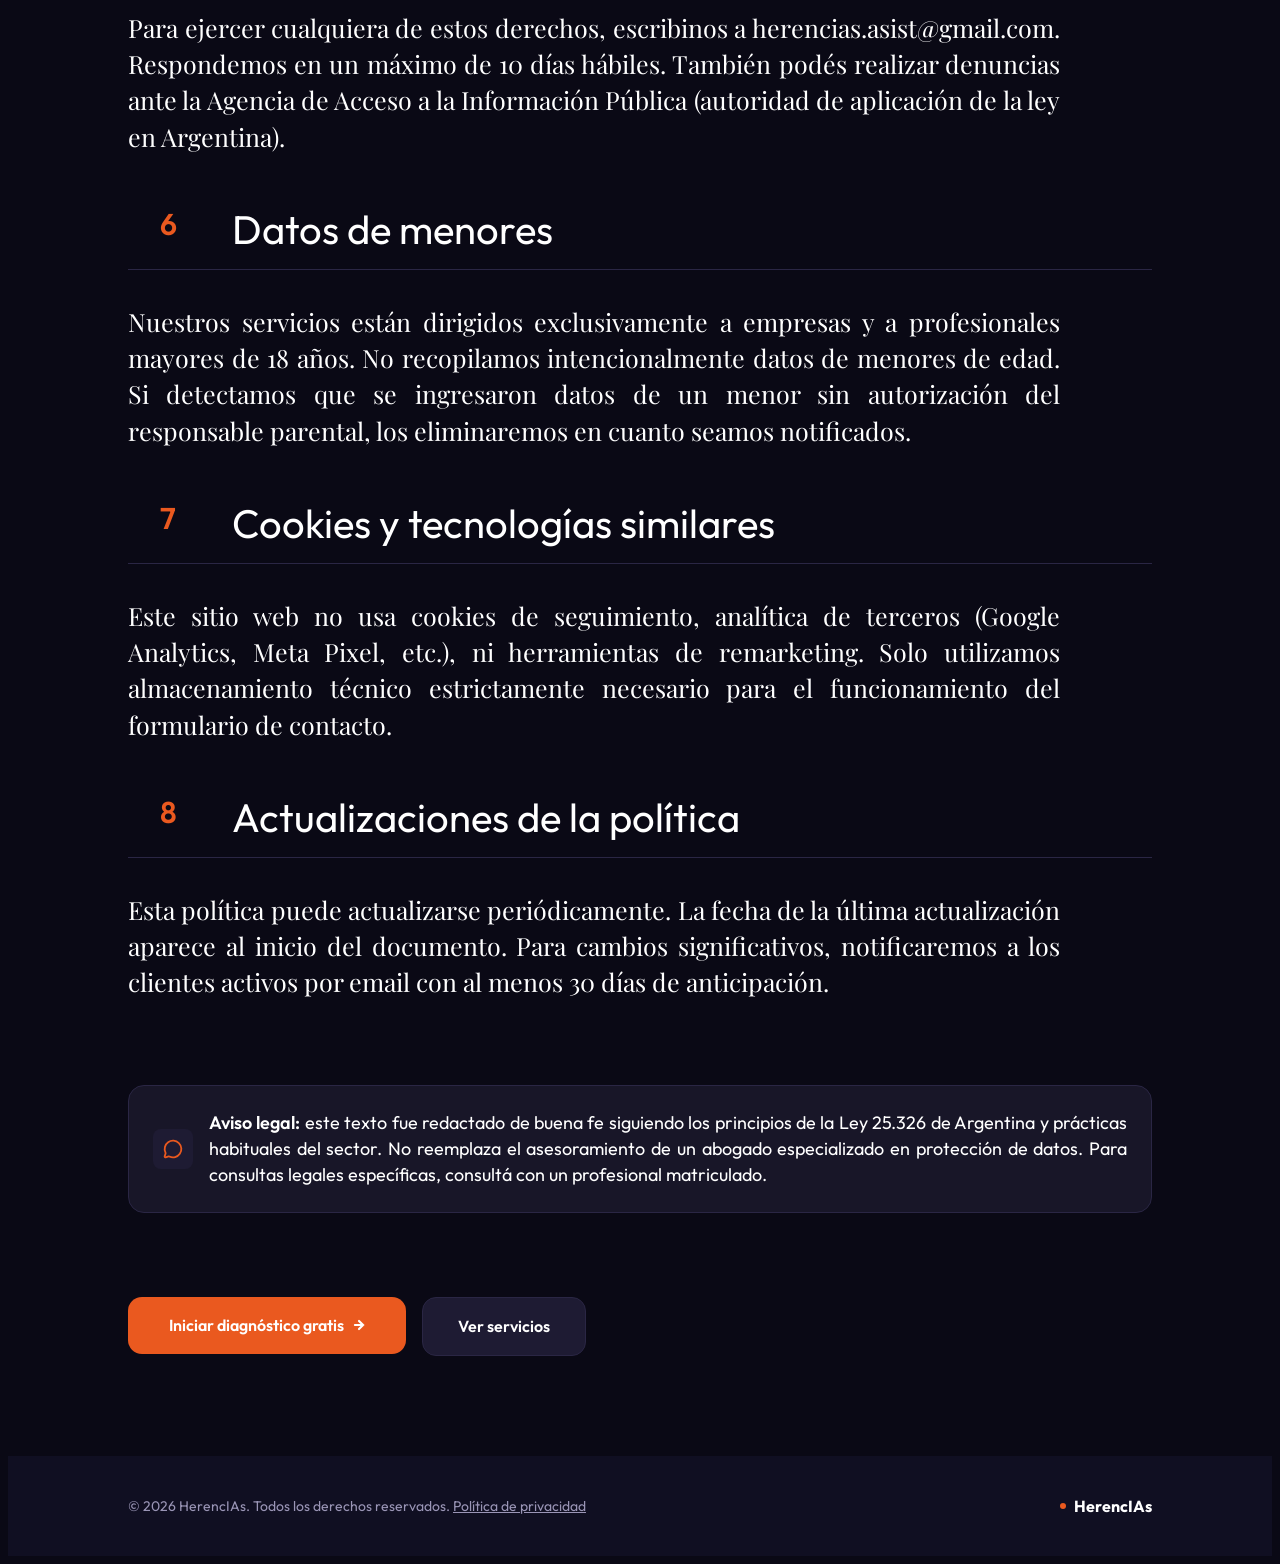
<file: Politicas de privacidad.html>
<!DOCTYPE html>
<html lang="es">
<head>
    <meta charset="utf-8">
    <meta name="viewport" content="width=device-width, initial-scale=1">
    <title>Políticas de privacidad | HerencIAs</title>
    <link rel="stylesheet" href="style.css?v=20260909-3">
    <script src="navigation.js?v=20260909-3" defer></script>
    <link rel="preconnect" href="https://fonts.googleapis.com">
    <link rel="preconnect" href="https://fonts.gstatic.com" crossorigin>
    <link href="https://fonts.googleapis.com/css2?family=Playfair+Display:ital,wght@0,400..900;1,400..900&display=swap" rel="stylesheet">
    <link rel="preconnect" href="https://fonts.googleapis.com">
    <link rel="preconnect" href="https://fonts.gstatic.com" crossorigin>
    <link href="https://fonts.googleapis.com/css2?family=Outfit:wght@100..900&display=swap" rel="stylesheet">
</head>
<body class="politicas-page">
    <header class="header-cont site-header">
        <div class="logo">
            <h2><a class="nav-link" href="index.html"><img src="assets/figma/chart-network.svg" alt="" width="25" height="25"> Herenc<span class="LetrasNaranjas">IA</span>s</a></h2>
        </div>
        <button class="menu-toggle" type="button" aria-label="Abrir menu" aria-expanded="false" aria-controls="navegacion-principal"><span></span><span></span><span></span></button>
        <nav id="navegacion-principal" class="nav" aria-label="Navegación principal">
            <a class="nav-link" href="Como funciona.html">Cómo funciona</a>
            <a class="nav-link" href="Sobre nosotros.html">Sobre Nosotros</a>
            <a class="nav-link politica-activa" href="Politicas de privacidad.html">Políticas</a>
            <a class="nav-link" href="Clientes.html">Clientes</a>
        </nav>
        <div class="boton-contacto">
            <a class="header-cta" href="https://web.whatsapp.com/" target="_blank" rel="noopener noreferrer">Contacto <img src="assets/figma/arrow-right.svg" alt="" width="14" height="14"></a>
        </div>
    </header>
    <main class="politicas-main">
        <section class="politicas-hero">
            <h1 class="Font-Playfair-Display">Políticas de <span class="LetrasNaranjas">privacidad</span></h1>
            <p>Última actualización: 7 de mayo de 2026. Esta política explica qué datos recopilamos, cómo los usamos y qué proveedores procesan información en nuestro nombre.</p>
        </section>
        <ol class="politicas-secciones">
                <li class="color-EA591F">
                    <h2>Quiénes somos</h2>
                    <p class="Font-Playfair-Display bordearriba">HerencIAs es una consultora de automatización con IA con sede en Córdoba, Argentina. El responsable del tratamiento de los datos es Julian Leal, contactable en <a href="mailto:herencias.asist@gmail.com">herencias.asist@gmail.com</a>. Esta política rige tanto para visitantes del sitio web como para clientes contratados y los usuarios finales que interactúan con los sistemas que implementamos.</p>
                </li>
                <li class="color-EA591F">
                    <h2>Qué datos recopilamos</h2>
                      <div class="bordearriba">
                          <p class="Font-Playfair-Display">Recopilamos diferentes tipos de datos según la etapa de la relación:</p>
                          <p class="Font-Playfair-Display">De visitantes que completan el formulario de diagnóstico: nombre, email, número de WhatsApp, nombre del negocio, rubro y descripción del problema que querés resolver. No usamos cookies de seguimiento, ni recopilamos datos de navegación, IP, ni huella del dispositivo.</p>
                          <p class="Font-Playfair-Display">De clientes contratados durante el diagnóstico: información sobre los procesos operativos del negocio, herramientas utilizadas, volúmenes de trabajo, datos comerciales y todo aquello que el cliente decida compartir voluntariamente durante las reuniones. Estas reuniones no se graban salvo que el cliente lo solicite expresamente y por escrito.</p>
                          <p class="Font-Playfair-Display">De usuarios finales que interactúan con los sistemas que implementamos: contenido de las conversaciones (texto, eventualmente audio o imagen) que el usuario envíe al asistente automatizado, junto con identificadores básicos como el número de teléfono o cuenta de mensajería utilizada.</p>
                      </div>
                        </li>
                <li class="color-EA591F">
                    <h2>Cómo usamos los datos</h2>
                    <div class="bordearriba">
                    <p class="Font-Playfair-Display">Los datos del formulario de diagnóstico se usan exclusivamente para contactarte y elaborar tu diagnóstico inicial. Los datos comerciales recolectados durante el diagnóstico se usan para diseñar la propuesta de automatización y, en caso de contratación, para construir y mantener el sistema.</p>
                    <p class="Font-Playfair-Display">El contenido de las conversaciones procesadas por los sistemas que implementamos se usa únicamente para que el asistente automatizado responda al usuario final y, cuando corresponde, para entrenar mejoras al propio asistente del cliente que lo contrató. No usamos los datos de un cliente para mejorar el sistema de otro cliente.</p>
                    <p class="Font-Playfair-Display">No vendemos, alquilamos ni cedemos datos a terceros con fines comerciales.</p>                
                    </div>
                </li>
                <li class="color-EA591F">
                    <h2>Almacenamiento y retención</h2>
                    <div class="bordearriba">
                        <ul>
                            <li class="Font-Playfair-Display">Datos del formulario de diagnóstico: hasta 12 meses si no avanza la relación comercial; mientras dure la relación si se contrata.</li>
                            <li class="Font-Playfair-Display">Diagnósticos escritos: conservados durante toda la relación comercial y hasta 24 meses después por motivos administrativos y de continuidad del servicio.</li>
                            <li class="Font-Playfair-Display">Conversaciones procesadas por los sistemas: retención según política específica de cada cliente, definida en el contrato. Por defecto 90 días, salvo cuando el cliente requiera retención más corta o más larga por necesidades operativas.</li>  
                            <li class="Font-Playfair-Display">Datos de facturación: conservados según los plazos legales vigentes en Argentina (10 años para registros contables).</li>
                        </ul>
                     <p class="Font-Playfair-Display">Los datos se almacenan principalmente en nuestro servidor self-hosted en Hostinger, con copias de respaldo cifradas. Aplicamos medidas de seguridad razonables: contraseñas robustas, autenticación de dos factores en accesos administrativos y cifrado en tránsito (HTTPS/TLS).</p>
                    </div>
                </li>
                <li class="color-EA591F">
                    <h2>Tus derechos</h2>
                    <div  class="bordearriba">
                       <p class="Font-Playfair-Display">De acuerdo con la Ley 25.326 de Protección de Datos Personales de Argentina, tenés derecho a:</p>
                         <ul>
                           <li class="Font-Playfair-Display">Acceso: solicitar copia de los datos que tenemos sobre vos.</li>
                           <li class="Font-Playfair-Display">Rectificación: pedir que corrijamos datos inexactos.</li>
                           <li class="Font-Playfair-Display">Supresión: solicitar que eliminemos tus datos cuando ya no sean necesarios.</li>
                           <li class="Font-Playfair-Display">Oposición: oponerte al tratamiento de tus datos en ciertos casos.</li>
                           <li class="Font-Playfair-Display">Portabilidad: recibir tus datos en un formato estructurado y reutilizable.</li>
                         </ul>
                    <p class="Font-Playfair-Display">Para ejercer cualquiera de estos derechos, escribinos a herencias.asist@gmail.com. Respondemos en un máximo de 10 días hábiles. También podés realizar denuncias ante la Agencia de Acceso a la Información Pública (autoridad de aplicación de la ley en Argentina).</p>
                    </div>
                </li>
                <li class="color-EA591F">
                        <h2>Datos de menores</h2>
                        <p  class="Font-Playfair-Display bordearriba">Nuestros servicios están dirigidos exclusivamente a empresas y a profesionales mayores de 18 años. No recopilamos intencionalmente datos de menores de edad. Si detectamos que se ingresaron datos de un menor sin autorización del responsable parental, los eliminaremos en cuanto seamos notificados.</p>
                </li>
                <li class="color-EA591F">
                        <h2>Cookies y tecnologías similares</h2>
                        <p class="Font-Playfair-Display bordearriba">Este sitio web no usa cookies de seguimiento, analítica de terceros (Google Analytics, Meta Pixel, etc.), ni herramientas de remarketing. Solo utilizamos almacenamiento técnico estrictamente necesario para el funcionamiento del formulario de contacto.</p> 
                </li>
                    <li class="color-EA591F">
                        <h2>Actualizaciones de la política</h2>
                        <p class="Font-Playfair-Display bordearriba">Esta política puede actualizarse periódicamente. La fecha de la última actualización aparece al inicio del documento. Para cambios significativos, notificaremos a los clientes activos por email con al menos 30 días de anticipación.</p>
                    </li>
        </ol>
        <div class="politicas-aviso">
            <div class="politicas-aviso-icon"><img src="assets/figma/message-circle.svg" alt="" width="20" height="20"></div>
            <p><strong>Aviso legal:</strong> este texto fue redactado de buena fe siguiendo los principios de la Ley 25.326 de Argentina y prácticas habituales del sector. No reemplaza el asesoramiento de un abogado especializado en protección de datos. Para consultas legales específicas, consultá con un profesional matriculado.</p>
        </div>
        <div class="politicas-acciones">
            <a class="politicas-btn-primary" href="index.html#diagnostico">Iniciar diagnóstico gratis <img src="assets/figma/arrow-right.svg" alt="" width="14" height="14"></a>
            <a class="politicas-btn-secondary" href="index.html#que-hacemos">Ver servicios</a>
        </div>
    </main>
    <footer class="politicas-footer">
        <p>© 2026 HerencIAs. Todos los derechos reservados. <a href="Politicas de privacidad.html">Política de privacidad</a></p>
        <div class="politicas-footer-logo"><img src="assets/figma/footer-dot.svg" alt="" width="6" height="6"><strong>HerencIAs</strong></div>
    </footer>
</body>
</html>
</file>
<file: style.css>
html{
    background-color: #0A0915;
    scroll-behavior: smooth;
}

.Font-Playfair-Display{
  font-family: "Playfair Display", serif;
  font-optical-sizing: auto;
  font-style: normal;
}

.txt-sn{
    border-left: 4px solid #EA591F;
}
body{
  font-family: "Outfit", sans-serif;
  font-optical-sizing: auto;
  font-style: normal;
}

.Font-Playfair-Display{
    font-family: 'Playfair Display', sans-serif;
}

header{
    color: #22212D;
    border-bottom: 2px solid #22212D;
}

main{
    padding: 100px;
}

a{
    text-decoration:underline;
    color:#9A95B6;
}
.white{
    color: white;
}
h1{
    color: white;
    font-size: 80px;
}

h2{
    color: white;
}


h3{
    color: white;
}

h4{
    color: white;
}

p{
    color: white;
    font-size: 18px;
}
.color-9A95B6{
    color: #9A95B6;
}

.centrar{

   text-align: center;
}

th{
    color: #9A95B6;
}

.color-EA591F{
    color: #EA591F;
}

.bk-color-181628{
    background-color: #181628;
}

.bkg-color-22212D{
    background-color: #22212D;
    padding: 10px 20px;
    border-radius: 12px;
}

.bk-color-EA591F{
    background-color: #EA591F;
}

.bk-color-211d36{
    background-color: #211d36;
    border-radius: 12px;
    margin: 20px 0;
    padding: 10px 20px;
}

.bk-color-1E1B33{
    background-color: #1E1B33;
    border-radius: 12px;
    margin: 20px 0;
    padding: 10px 20px;
}
.bk-color-181628{
    background-color: #181628;
}

.footer{
    background-color: #100F22;
}

.Titulos-pps{
    text-align: center;
    padding: 50px 20px;
    font-size: 70px;
}

td{
    color: white;
}
 
button{
    background-color: #EA591F;
    color: white;
    border: none;
    padding: 10px 20px;
    font-size: 16px;
    cursor: pointer;
    border-radius: 12px;
}

.LetrasNaranjas{
    color: #EA591F;

}

#sobre-ns{
    display: flex;
    flex-direction: row;
    gap: 20px;
}

#img-equipo{
    display: flex;
    gap: 20px;
    justify-content: center;
    align-items: center;
}

.flex{
    display: flex;
    gap: 20px;
    justify-content: center;
    padding: 20px 0px;
}

.flex-contacto-redes{
    display: flex;
    gap: 20px;
    padding: 20px 20px;
}
.items-redes{
    padding:0px 50px;
    color: white;
    text-decoration: none;
    border: solid  2px #2d2b3a;
    border-radius: 12px;
    
}

.items{
    text-align: center;
    text-decoration: none;
    border: solid  2px #201e34;
}

.cards{
    text-align: center;
    text-decoration: none;
    border: solid  2px #201e34;
    padding: 10px 20px;
    margin: 10px;
    width: 300px;
}


table{
    padding-bottom: 20px;
    padding-top: 20px;
    text-align: left;
}

#footer-ul{
    color:#EA591F;
}

ul{
    color: white;
}

.objetivos{
    width: 80%;
    margin: 0 auto;
    padding: 20px;
    text-align: center;
    border-radius: 12px;
}

.h2-objetivos{
    font-size: 50px;
}

.h3-objetivos{
    font-size: 30px;
}

.medio{
    border-left:2px solid #2d2b3a;
    border-right:2px solid #2d2b3a;
    padding-right: 10px;
    padding-left: 10px;
}

.bordearriba{
    border-top:2px solid #2d2b3a;
    padding-top: 10px;
    width: 60%;

}

.contacto-redes{
    background-color: #22212D;
    padding: 10px 20px;
}

.tit-contacto{
    font-size: 30px;
}

.works-wwd{
    font-size: 30px;
}

.works-wwd-bk{
    background-color: #181628;
    border-radius: 12px;
    margin: 20px 0;
    padding: 10px 20px;
}   

.header-cont{
    display: flex;
    justify-content: space-between;
    align-items: center;
}
.nav{
    display: flex;
    gap: 20px;
    align-items: center;

}

.aviso-legal{
    margin-top:50px;
    margin-bottom: 50px;
    margin-left: 30px;
    margin-right: 30px;
    border-radius: 12px;
    padding: 10px 20px;
}

#mapa-cba-clientes{
    margin: 0 auto;
    display: block;
}

.but-ver-serv{
    text-decoration: none;
    background-color:#2d2b3a;
    color: white;
    border: none;
    padding: 10px 20px;
    font-size: 16px;
    cursor: pointer;
    border-radius: 12px;
}

.nav-link:hover{
    color: #EA591F;
    text-decoration: none;
}

.nav-link{
    color:#9A95B6;
    text-decoration: none;
}

.botones-IV{
    padding:30px 20px;
    
}

.Espaciotitulos{
    padding-bottom: 250px;
}

.formulario{
    background-color: #21202e;
    border-radius: 12px;
    padding: 20px;
    justify-content: center;
    width: 600px;
}

.tit-forms{
    display: grid;
    grid-template-columns: 1fr;
    gap: 10px;
}

.titulo-form{
    font-size: 25px;
    border-bottom: 2px solid #2d2b3a;
    padding-bottom: 20px;
    gap:100px;
}

.boton-forms{
    margin-top: 20px;
    width: 600px;
}

.card-forms{
    background-color: #21202e;
    border-radius: 12px;
    padding: 20px;
    justify-content: center;
    width: 600px;
}
input{
    background-color: #272636;
    border-radius: 12px;
    border: 2px solid #2d2b3a;
    padding: 10px 20px;
    color: white;
}

label{
    color:#9A95B6;
    margin-top: 20px;
}

.h3-form{
    font-size: 25px;
}

/* Contenedor principal estilo tarjeta oscura */
.formulario-card {
  background-color: #121324;
  color: #ffffff;
  padding: 30px;
  border-radius: 16px;
  max-width: 480px;
  font-family: sans-serif;
}

.subtitulo {
  color: #8c8f style;
  color: #9aa0a6;
  font-size: 0.9rem;
  margin-bottom: 25px;
}

/* Grilla para ordenar las opciones (2 filas de 3 columnas) */
.grid-rubros {
  display: grid;
  grid-template-columns: repeat(3, 1fr);
  gap: 12px;
  margin-bottom: 25px;
}

/* Ocultar el radio button nativo */
.grid-rubros input[type="radio"] {
  display: none;
}

/* Estilo por defecto de las tarjetas/botones */
.grid-rubros label {
  background-color: #1a1b2f;
  border: 1px solid #282a42;
  border-radius: 12px;
  padding: 20px 10px;
  display: flex;
  flex-direction: column;
  align-items: center;
  justify-content: center;
  cursor: pointer;
  transition: all 0.2s ease;
  color: #8f93a0;
}

/* Efecto al pasar el mouse por encima */
.grid-rubros label:hover {
  border-color: #3b3d5c;
  color: #ffffff;
}

/* ESTADO SELECCIONADO: Borde naranja y fondo ligeramente iluminado */
.grid-rubros input[type="radio"]:checked + label {
  border: 1.5px solid #ff5521;
  background-color: #241d28;
  color: #ffffff;
}

/* Texto dentro de las tarjetas */
.grid-rubros .texto {
  font-size: 0.85rem;
  font-weight: 600;
  margin-top: 8px;
}

/* Campo de texto inferior */
.campo-texto {
  display: flex;
  flex-direction: column;
  gap: 8px;
  margin-bottom: 20px;
}

.campo-texto label {
  font-size: 0.75rem;
  color: #8f93a0;
  letter-spacing: 0.5px;
  font-weight: bold;
}

.campo-texto input {
  background-color: #1a1b2f;
  border: 1px solid #282a42;
  border-radius: 8px;
  padding: 12px 15px;
  color: #fff;
  outline: none;
}

/* Botón principal naranja */
.btn-enviar {
  width: 100%;
  background-color: #ff5521;
  color: white;
  border: none;
  padding: 14px;
  border-radius: 10px;
  font-weight: bold;
  font-size: 1rem;
  cursor: pointer;
  transition: background-color 0.2s;
}

.btn-enviar:hover {
  background-color: #e0481a;
}

/* Oculta cualquier elemento que tenga esta clase */
.oculto {
  display: none !important;
}

/* Fondo oscuro flotante (Modal) */
.modal {
  position: fixed;
  top: 0;
  left: 0;
  width: 100vw;
  height: 100vh;
  background-color: rgba(0, 0, 0, 0.7);
  display: flex;
  align-items: center;
  justify-content: center;
}

/* Explorador de clientes */
.clientes-intro {
    max-width: 820px;
    margin: 0 auto;
    padding-bottom: 30px;
}

.clientes-intro p {
    max-width: 700px;
    margin: 18px auto 0;
    color: #9A95B6;
    font-size: 16px;
}

.clientes-explorador {
    display: grid;
    grid-template-columns: 1fr;
    gap: 42px;
    max-width: 1250px;
    margin: 0 auto;
    align-items: center;
}

.clientes-explorador.panel-visible {
    grid-template-columns: minmax(420px, 1fr) minmax(360px, 0.85fr);
}

.mapa-panel {
    min-width: 0;
}

.mapa-ayuda {
    display: flex;
    align-items: center;
    gap: 9px;
    margin: 0 auto 12px;
    max-width: 360px;
    color: #9A95B6;
    font-size: 12px;
    text-align: center;
}

.mapa-punto {
    width: 8px;
    height: 8px;
    flex: 0 0 8px;
    border-radius: 50%;
    background: #EA591F;
    box-shadow: 0 0 0 4px rgba(234, 89, 31, 0.14);
}

.mapa-wrap {
    position: relative;
    max-width: 640px;
    margin: 0 auto;
}

.panel-visible .mapa-wrap {
    max-width: 560px;
}

#mapa-cba-clientes {
    display: block;
    width: 100%;
    height: auto;
    margin: 0 auto;
    overflow: visible;
}

.departamento {
    cursor: pointer;
    outline: none;
}

.departamento-zona {
    opacity: 0.28;
    transition: opacity 180ms ease, filter 180ms ease;
}

.departamento:hover .departamento-zona,
.departamento:focus .departamento-zona,
.departamento.activo .departamento-zona {
    opacity: 1;
    filter: drop-shadow(0 0 7px rgba(234, 89, 31, 0.65));
}

.departamento-contador {
    fill: #ffffff;
    font-family: "Outfit", sans-serif;
    font-size: 12px;
    font-weight: 700;
    text-anchor: middle;
    pointer-events: none;
}

.mapa-tooltip {
    position: absolute;
    top: 8px;
    right: 2px;
    z-index: 2;
    max-width: 190px;
    padding: 9px 12px;
    border: 1px solid #3a344c;
    border-radius: 8px;
    background: #181628;
    color: #ffffff;
    font-size: 12px;
    opacity: 0;
    pointer-events: none;
    transform: translateY(-4px);
    transition: opacity 180ms ease, transform 180ms ease;
}

.mapa-tooltip.visible {
    opacity: 1;
    transform: translateY(0);
}

.clientes-panel {
    position: relative;
    display: none;
    min-height: 380px;
    padding: 30px;
    border: 1px solid #2d2b3a;
    border-radius: 14px;
    background: #121124;
    box-shadow: 0 18px 45px rgba(0, 0, 0, 0.24);
    opacity: 0.55;
    transition: border-color 180ms ease, opacity 180ms ease;
}

.clientes-panel.abierto {
    display: block;
    border-color: #EA591F;
    opacity: 1;
}

.cerrar-panel {
    position: absolute;
    top: 16px;
    right: 16px;
    padding: 0 5px;
    background: transparent;
    color: #9A95B6;
    font-size: 24px;
    line-height: 1;
}

.cerrar-panel:hover {
    color: #ffffff;
}

.panel-kicker,
.detalle-etiqueta,
.detalle-dato span,
.detalle-seccion > span {
    color: #9A95B6;
    font-size: 11px;
    letter-spacing: 0.04em;
    text-transform: uppercase;
}

.panel-encabezado h3 {
    margin: 7px 0 4px;
    font-size: 26px;
}

.panel-encabezado p {
    margin: 0;
    color: #9A95B6;
    font-size: 14px;
}

.lista-clientes {
    display: grid;
    gap: 8px;
    margin: 23px 0 20px;
}

.cliente-item {
    display: flex;
    justify-content: space-between;
    gap: 12px;
    width: 100%;
    padding: 12px 14px;
    border: 1px solid #2d2b3a;
    border-radius: 8px;
    background: #1b1930;
    text-align: left;
}

.cliente-item strong {
    color: #ffffff;
    font-size: 13px;
}

.cliente-item span {
    color: #9A95B6;
    font-size: 12px;
    text-align: right;
}

.cliente-item:hover,
.cliente-item.activo {
    border-color: #EA591F;
    background: #241d28;
}

.cliente-detalle {
    padding-top: 18px;
    border-top: 1px solid #2d2b3a;
}

.detalle-vacio {
    color: #9A95B6;
    font-size: 14px;
}

.detalle-cabecera h4 {
    margin: 5px 0 18px;
    color: #ffffff;
    font-size: 23px;
}

.detalle-dato,
.detalle-seccion {
    margin-top: 14px;
}

.detalle-dato strong {
    display: block;
    margin-top: 4px;
    color: #ffffff;
    font-size: 14px;
    font-weight: 500;
}

.detalle-seccion ul {
    display: flex;
    flex-wrap: wrap;
    gap: 7px;
    padding: 0;
    margin: 8px 0 0;
    list-style: none;
}

.detalle-seccion li {
    padding: 7px 9px;
    border-radius: 5px;
    background: #211d36;
    color: #ffffff;
    font-size: 11px;
}

.estrellas {
    margin-top: 8px;
    color: #EA591F;
    letter-spacing: 2px;
}

.detalle-resena p {
    margin: 8px 0 0;
    color: #d1cede;
    font-size: 12px;
    line-height: 1.55;
}

@media (max-width: 800px) {
    main {
        padding: 55px 24px;
    }

    .clientes-explorador {
        grid-template-columns: 1fr;
        gap: 25px;
    }

    .clientes-explorador.panel-visible {
        grid-template-columns: 1fr;
    }

    .clientes-panel {
        min-height: 0;
    }
}

@media (max-width: 560px) {
    .header-cont {
        flex-wrap: wrap;
        gap: 10px;
        padding: 12px 18px;
    }

    .nav {
        order: 3;
        width: 100%;
        justify-content: space-between;
        gap: 8px;
    }

    .nav-link {
        font-size: 11px;
    }

    .clientes-intro {
        padding: 25px 0;
    }

    .clientes-intro h2 {
        font-size: 31px;
    }

    .clientes-panel {
        padding: 23px 18px;
    }

    .cliente-item {
        flex-direction: column;
        gap: 4px;
    }

    .cliente-item span {
        text-align: left;
    }
}

/* Figma-aligned styles for the new index interactions. */
.logo h2 {
    display: flex;
    align-items: center;
    gap: 8px;
}

.logo h2 img,
.header-cont button img,
.Titulos-pps button img,
.service-card > img,
.items-redes img {
    display: inline-block;
    flex: 0 0 auto;
    vertical-align: middle;
}

.header-cont #Contacto,
.Titulos-pps #btn-iniciar,
#btn-automatizar,
#btn-video-servicio,
.boton-forms,
.btn-enviar {
    display: inline-flex;
    align-items: center;
    justify-content: center;
    gap: 8px;
}

.service-card {
    box-sizing: border-box;
    display: flex;
    flex-direction: column;
    align-items: flex-start;
    gap: 20px;
    min-height: 272px;
    padding: 32px;
    border: 1px solid #2A2644;
    border-radius: 20px;
    background-color: #181628;
    text-align: left;
    cursor: pointer;
    transition: border-color 180ms ease, transform 180ms ease;
}

.service-card:hover,
.service-card:focus-visible {
    border-color: #EA591F;
    transform: translateY(-2px);
    outline: none;
}

.service-card > img {
    box-sizing: content-box;
    width: 24px;
    height: 24px;
    margin: 0;
    padding: 12px;
    border-radius: 12px;
    background-color: #1E1B33;
}

.service-card .works-wwd {
    width: 100%;
    margin: 0;
    font-size: 22px;
    line-height: 1.25;
    text-align: center;
}

.service-card > p {
    width: 100%;
    margin: 0;
    font-size: 15px;
    line-height: 1.6;
    text-align: left;
}

.service-card-compact {
    display: flex;
    flex-direction: row;
    min-height: 88px;
    padding: 24px;
    align-items: center;
    gap: 12px;
    text-align: left;
}

.service-card-compact > img {
    box-sizing: content-box;
    width: 20px;
    height: 20px;
    padding: 10px;
    margin: 0;
}

.service-card-compact .works-wwd {
    margin: 0;
    font-size: 22px;
}

.modal {
    z-index: 1000;
    box-sizing: border-box;
    padding: 24px;
    overflow-y: auto;
}

.modal-content {
    width: min(620px, 100%);
    max-height: calc(100vh - 48px);
}

.modal-content .formulario {
    box-sizing: border-box;
    width: 100%;
    max-height: calc(100vh - 48px);
    margin: 0;
    padding: 32px;
    overflow-y: auto;
    border: 1px solid #2A2644;
    border-radius: 24px;
    background-color: #181628;
    box-shadow: 0 12px 16px rgba(0, 0, 0, 0.5);
}

.formulario .titulo-form {
    align-items: center;
    justify-content: space-between;
    gap: 20px;
    width: 100%;
    margin-bottom: 28px;
    padding-bottom: 20px;
}

.formulario .titulo-form h3 {
    margin: 0;
    font-family: "Outfit", sans-serif;
    font-size: 24px;
}

.formulario .titulo-form button {
    display: inline-flex;
    align-items: center;
    justify-content: center;
    flex: 0 0 36px;
    width: 36px;
    height: 36px;
    padding: 0;
    border: 1px solid #2A2644;
    border-radius: 18px;
    background-color: #1E1B33;
}

.formulario .h3-form {
    margin: 0 0 8px;
    font-family: "Outfit", sans-serif;
    font-size: 22px;
}

.formulario > p {
    margin: 0 0 28px;
    font-size: 15px;
    line-height: 1.45;
}

.formulario form {
    width: 100%;
}

.formulario .tit-forms {
    gap: 8px;
    margin-bottom: 20px;
}

.formulario .tit-forms label,
.formulario .campo-texto label {
    margin-top: 0;
    color: #9A95B6;
    font-size: 14px;
    font-weight: 600;
    letter-spacing: 0.02em;
}

.formulario .tit-forms input {
    box-sizing: border-box;
    width: 100%;
    height: 52px;
    border: 1px solid #2A2644;
    border-radius: 12px;
    background-color: #1E1B33;
    color: #FFFFFF;
    font-family: "Outfit", sans-serif;
    font-size: 16px;
}

.formulario .tit-forms input:focus,
.formulario .campo-texto input:focus {
    border-color: #EA591F;
    outline: 2px solid rgba(234, 89, 31, 0.2);
}

.formulario .boton-forms,
.formulario .btn-enviar {
    box-sizing: border-box;
    width: 100%;
    min-height: 53px;
    margin-top: 8px;
    border-radius: 14px;
    font-weight: 600;
}

.step-indicator {
    margin-top: 20px;
    font-size: 14px;
}

.step-footer {
    display: flex;
    align-items: center;
    justify-content: space-between;
    gap: 20px;
    margin-top: 20px;
}

.step-footer .step-indicator {
    margin-top: 0;
}

.step-back {
    display: inline-flex;
    align-items: center;
    gap: 6px;
    padding: 4px 0;
    border: 0;
    background: transparent;
    color: #9A95B6;
    font-family: "Outfit", sans-serif;
    font-size: 14px;
}

.step-back:hover,
.step-back:focus-visible {
    background: transparent;
    color: #FFFFFF;
}

.step-back img {
    transform: rotate(180deg);
}

#paso-2 .grid-rubros {
    margin-bottom: 25px;
}

#paso-2 .grid-rubros label {
    gap: 12px;
    min-height: 96px;
    box-sizing: border-box;
    padding: 16px 10px;
}

#paso-2 .campo-texto {
    margin-bottom: 20px;
}

#modal-servicio .works-wwd-bk {
    min-height: 160px;
    display: flex;
    align-items: center;
    justify-content: center;
    margin: 24px 0;
    border: 1px solid #2A2644;
    background-color: #1E1B33;
}

#modal-servicio > p {
    margin-bottom: 12px;
}

#modal-servicio > p:last-child {
    margin: 16px 0 0;
    text-align: center;
}

.flex-contacto-redes .items-redes {
    display: inline-flex;
    align-items: center;
    gap: 8px;
}

@media (max-width: 650px) {
    .modal {
        padding: 12px;
    }

    .modal-content .formulario {
        padding: 22px 18px;
        border-radius: 18px;
    }

    .modal-content {
        max-height: calc(100vh - 24px);
    }

    .formulario .titulo-form h3 {
        font-size: 21px;
    }

    #paso-2 .grid-rubros {
        grid-template-columns: repeat(2, 1fr);
    }
}

/* Figma-aligned contact and footer layout for index.html. */
.site-contact-section {
    box-sizing: border-box;
    width: 100%;
    padding: 100px 120px 120px;
    border-top: 1px solid #2A2644;
    border-bottom: 1px solid #2A2644;
    background-color: #181628;
}

.site-contact-container {
    display: grid;
    grid-template-columns: minmax(0, 1fr) 480px;
    gap: 64px;
    width: min(1200px, 100%);
    margin: 0 auto;
}

.site-contact-info,
.site-socials {
    min-width: 0;
}

.site-contact-heading {
    display: flex;
    flex-direction: column;
    gap: 16px;
    margin-bottom: 40px;
}

.site-contact-heading h2,
.site-socials h2 {
    margin: 0;
    color: #FFFFFF;
}

.site-contact-heading h2 {
    font-size: 60px;
}

.site-contact-heading p {
    max-width: 692px;
    margin: 0;
    color: #9A95B6;
    font-size: 16px;
    line-height: 1.6;
}

.site-contact-lines {
    width: 100%;
}

.site-contact-line {
    display: flex;
    align-items: center;
    gap: 24px;
    min-height: 55px;
    box-sizing: border-box;
    padding: 16px 0;
    border-bottom: 1px solid #2A2644;
}

.site-contact-line > span {
    flex: 0 0 180px;
    color: #9A95B6;
    font-size: 16px;
    font-weight: 600;
}

.site-contact-line > strong {
    min-width: 0;
    color: #FFFFFF;
    font-size: 18px;
    font-weight: 500;
}

.site-contact-line-team {
    gap: 12px;
}

.site-contact-line-team ul {
    flex: 1 1 auto;
    margin: 0;
    padding-left: 27px;
    color: #FFFFFF;
    font-size: 18px;
    font-weight: 500;
    line-height: 1.45;
}

.site-socials {
    display: flex;
    flex-direction: column;
    align-items: flex-start;
    gap: 24px;
}

.site-socials h2 {
    font-size: 35px;
}

.site-social-grid {
    display: grid;
    grid-template-columns: repeat(2, minmax(0, 1fr));
    gap: 16px;
    width: 100%;
}

.site-social-link {
    display: inline-flex;
    align-items: center;
    justify-content: center;
    gap: 10px;
    box-sizing: border-box;
    min-height: 48px;
    padding: 14px 24px;
    border: 1px solid #2A2644;
    border-radius: 99px;
    background-color: #181628;
    color: #FFFFFF;
    font-size: 15px;
    text-decoration: none;
}

.site-social-link:hover,
.site-social-link:focus-visible {
    border-color: #EA591F;
    color: #FFFFFF;
    outline: none;
}

.site-consultation-callout {
    display: flex;
    flex-direction: column;
    gap: 16px;
    box-sizing: border-box;
    width: 100%;
    padding: 24px;
    border: 1px solid #2A2644;
    border-radius: 16px;
    background-color: #1E1B33;
}

.site-consultation-callout h3,
.site-consultation-callout p {
    margin: 0;
}

.site-consultation-callout h3 {
    color: #EA591F;
    font-size: 16px;
}

.site-consultation-callout p {
    color: #9A95B6;
    font-size: 14px;
    line-height: 1.5;
}

.site-footer-bar {
    display: flex;
    align-items: center;
    justify-content: space-between;
    box-sizing: border-box;
    min-height: 100px;
    padding: 24px 120px;
    background-color: #100F22;
}

.site-footer-bar p {
    margin: 0;
    color: #9A95B6;
    font-size: 14px;
}

.site-footer-bar p a {
    color: #9A95B6;
}

.site-footer-logo {
    display: inline-flex;
    align-items: center;
    gap: 8px;
    color: #FFFFFF;
    font-size: 16px;
}

.site-footer-logo img {
    display: block;
    width: 6px;
    height: 6px;
}

@media (max-width: 900px) {
    .site-contact-section {
        padding: 70px 40px 80px;
    }

    .site-contact-container {
        grid-template-columns: 1fr;
        gap: 56px;
    }

    .site-footer-bar {
        padding: 24px 40px;
    }
}

@media (max-width: 560px) {
    .site-contact-section {
        padding: 55px 24px 65px;
    }

    .site-contact-heading h2 {
        font-size: 46px;
    }

    .site-contact-line {
        align-items: flex-start;
        flex-direction: column;
        gap: 6px;
    }

    .site-contact-line > span {
        flex-basis: auto;
    }

    .site-social-grid {
        grid-template-columns: 1fr;
    }

    .site-footer-bar {
        align-items: flex-start;
        flex-direction: column;
        gap: 18px;
        padding: 24px;
    }
}

/* Figma-aligned styles for Como funciona.html. */
.proceso-page {
    background-color: #0A0915;
}

.proceso-page .proceso-header {
    box-sizing: border-box;
    min-height: 100px;
    padding: 24px 120px;
    border-bottom: 1px solid #2A2644;
}

.proceso-page .logo h2 {
    margin: 0;
    font-size: 28px;
}

.proceso-page .logo h2 a {
    display: inline-flex;
    align-items: center;
    gap: 8px;
    color: #FFFFFF;
    text-decoration: none;
}

.proceso-page .nav {
    gap: 32px;
}

.proceso-page .proceso-activo {
    color: #EA591F;
}

.proceso-contacto {
    display: inline-flex;
    align-items: center;
    gap: 8px;
    padding: 10px 20px;
    border-radius: 99px;
    background-color: #EA591F;
    color: #FFFFFF;
    font-size: 14px;
    font-weight: 600;
    text-decoration: none;
}

.proceso-main {
    box-sizing: border-box;
    padding: 0 120px 0;
}

.proceso-hero {
    padding: 57px 0 46px;
    text-align: center;
}

.proceso-hero h1 {
    margin: 0;
    font-size: 60px;
    line-height: 1.15;
}

.proceso-hero p {
    max-width: 1200px;
    margin: 52px auto 0;
    color: #FFFFFF;
    font-size: 25px;
    line-height: 1.45;
    text-align: center;
}

.proceso-lista {
    display: flex;
    flex-direction: column;
    gap: 34px;
    width: min(941px, 100%);
    margin: 0 auto;
    padding: 0;
    list-style: none;
}

.proceso-paso {
    color: #FFFFFF;
}

.proceso-cabecera {
    display: flex;
    align-items: center;
    gap: 24px;
    min-height: 72px;
    padding: 16px 0;
    border-bottom: 1px solid #2A2644;
}

.proceso-numero {
    flex: 0 0 80px;
    color: #EA591F;
    font-family: "Outfit", sans-serif;
    font-size: 30px;
    font-weight: 600;
    text-align: center;
}

.proceso-cabecera h2 {
    margin: 0;
    color: #FFFFFF;
    font-family: "Outfit", sans-serif;
    font-size: 40px;
    font-weight: 400;
    line-height: 1.2;
}

.proceso-paso > p {
    width: min(932px, 100%);
    margin: 16px 0 0;
    color: #FFFFFF;
    font-family: "Playfair Display", serif;
    font-size: 25px;
    line-height: 1.35;
}

.proceso-acciones {
    display: flex;
    align-items: flex-start;
    gap: 16px;
    width: min(1200px, 100%);
    margin: 80px auto 92px;
}

.proceso-btn {
    display: inline-flex;
    align-items: center;
    justify-content: center;
    gap: 8px;
    min-height: 57px;
    box-sizing: border-box;
    padding: 18px 32px;
    border-radius: 14px;
    font-size: 16px;
    font-weight: 600;
    text-decoration: none;
}

.proceso-btn-primary {
    background-color: #EA591F;
    color: #FFFFFF;
}

.proceso-btn-secondary {
    border: 1px solid #2A2644;
    background-color: #1E1B33;
    color: #FFFFFF;
}

.proceso-btn:hover,
.proceso-btn:focus-visible {
    color: #FFFFFF;
    outline: 2px solid rgba(234, 89, 31, 0.45);
    outline-offset: 2px;
}

.proceso-footer {
    display: flex;
    align-items: center;
    justify-content: space-between;
    min-height: 100px;
    box-sizing: border-box;
    padding: 24px 120px;
    background-color: #100F22;
}

.proceso-footer p {
    margin: 0;
    color: #9A95B6;
    font-size: 14px;
}

.proceso-footer p a {
    color: #9A95B6;
}

.proceso-footer-logo {
    display: inline-flex;
    align-items: center;
    gap: 8px;
    color: #FFFFFF;
    font-size: 16px;
}

.proceso-footer-logo img {
    display: block;
}

@media (max-width: 900px) {
    .proceso-page .proceso-header {
        padding: 20px 40px;
    }

    .proceso-main {
        padding: 0 40px;
    }

    .proceso-hero h1 {
        font-size: 48px;
    }

    .proceso-hero p {
        margin-top: 32px;
        font-size: 20px;
    }

    .proceso-cabecera h2 {
        font-size: 32px;
    }

    .proceso-paso > p {
        font-size: 21px;
    }

    .proceso-footer {
        padding: 24px 40px;
    }
}

@media (max-width: 560px) {
    .proceso-page .proceso-header {
        padding: 12px 18px;
    }

    .proceso-main {
        padding: 0 24px;
    }

    .proceso-hero {
        padding: 35px 0 30px;
    }

    .proceso-hero h1 {
        font-size: 38px;
    }

    .proceso-hero p {
        font-size: 18px;
    }

    .proceso-cabecera {
        align-items: flex-start;
        gap: 12px;
    }

    .proceso-numero {
        flex-basis: 36px;
        font-size: 24px;
    }

    .proceso-cabecera h2 {
        font-size: 26px;
    }

    .proceso-paso > p {
        font-size: 18px;
    }

    .proceso-acciones {
        align-items: stretch;
        flex-direction: column;
        margin: 55px 0 65px;
    }

    .proceso-footer {
        align-items: flex-start;
        flex-direction: column;
        gap: 18px;
        padding: 24px;
    }
}

/* Figma-aligned styles for Sobre nosotros.html. */
.sobre-page {
    background-color: #0A0915;
}

.sobre-page .header-cont {
    box-sizing: border-box;
    min-height: 100px;
    padding: 24px 120px;
    border-bottom: 1px solid #2A2644;
}

.sobre-page .logo h2 {
    margin: 0;
    font-size: 28px;
}

.sobre-page .logo h2 a {
    display: inline-flex;
    align-items: center;
    gap: 8px;
    color: #FFFFFF;
    text-decoration: none;
}

.sobre-page .nav {
    gap: 32px;
}

.sobre-contacto {
    display: inline-flex;
    align-items: center;
    gap: 8px;
    padding: 10px 20px;
    border-radius: 99px;
    background-color: #EA591F;
    color: #FFFFFF;
    font-size: 14px;
    font-weight: 600;
    text-decoration: none;
}

.sobre-main {
    box-sizing: border-box;
    padding: 0 0 100px;
}

.sobre-title {
    margin: 0;
    padding: 57px 20px 50px;
    font-size: 60px;
    line-height: 1.15;
}

.sobre-page #sobre-ns {
    display: grid;
    grid-template-columns: minmax(360px, 502px) minmax(0, 685px);
    align-items: start;
    gap: clamp(48px, 7vw, 105px);
    width: min(1220px, calc(100% - 48px));
    margin: 0 auto;
}

.sobre-panel-fijo {
    position: sticky;
    top: 24px;
    align-self: start;
}

.sobre-panel-fijo > img {
    display: block;
    width: 100%;
    height: 669px;
    object-fit: cover;
    border-radius: 18px;
}

.sobre-panel-fijo table {
    width: 100%;
    margin: 24px 0 0;
    border-collapse: collapse;
}

.sobre-panel-fijo tr {
    border-bottom: 1px solid #2A2644;
}

.sobre-panel-fijo th,
.sobre-panel-fijo td {
    padding: 16px 0;
    text-align: left;
    vertical-align: middle;
}

.sobre-panel-fijo th {
    width: 180px;
    color: #9A95B6;
    font-size: 16px;
}

.sobre-panel-fijo td {
    color: #FFFFFF;
    font-size: 18px;
}

.sobre-panel-fijo > a {
    display: inline-flex;
    margin-top: 24px;
}

.sobre-panel-fijo > a button {
    margin: 0;
}

.sobre-contenido {
    min-width: 0;
}

.sobre-contenido > p,
.sobre-contenido .txt-sn p {
    margin: 0 0 38px;
    color: #FFFFFF;
    font-size: 25px;
    line-height: 1.35;
}

.sobre-contenido > p:first-child {
    color: #EA591F;
    font-size: 30px;
}

.sobre-contenido .txt-sn {
    box-sizing: border-box;
    margin: 38px 0;
    padding: 22px 31px;
    border-radius: 18px;
    background-color: rgba(34, 33, 45, 0.69);
}

.sobre-contenido .txt-sn h3 {
    margin: 0 0 16px;
    color: #EA591F;
    font-size: 20px;
    letter-spacing: 0.04em;
    text-transform: uppercase;
}

.sobre-contenido .txt-sn p {
    margin: 0;
}

.sobre-contenido > div:last-child h3 {
    margin: 0 0 16px;
    color: #FFFFFF;
    font-size: 35px;
}

.sobre-contenido > div:last-child p {
    margin-bottom: 0;
}

.sobre-page #img-equipo {
    display: grid;
    grid-template-columns: repeat(2, minmax(0, 429px));
    gap: 48px;
    width: min(930px, calc(100% - 48px));
    margin: 100px auto 0;
}

.sobre-page #img-equipo > div {
    text-align: center;
}

.sobre-page #img-equipo img {
    display: block;
    width: 100%;
    height: 396px;
    object-fit: contain;
    margin: 0 auto 24px;
}

.sobre-page #img-equipo h4 {
    margin: 8px 0;
    color: #FFFFFF;
    font-size: 20px;
}

.sobre-page #img-equipo + h2 {
    margin: 70px 0 36px;
    padding: 0 20px;
    font-size: 60px;
}

.sobre-page .bkg-color-22212D {
    box-sizing: border-box;
    min-width: 320px;
    min-height: 113px;
    border-radius: 18px;
    padding: 28px 25px;
    background-color: #22212D;
}

.sobre-page .bkg-color-22212D img {
    display: block;
    width: 48px;
    height: 48px;
    object-fit: contain;
    margin-bottom: 10px;
}

.sobre-page .bkg-color-22212D h3 {
    margin: 0;
    color: #FFFFFF;
    font-size: 24px;
}

.sobre-page .sobre-btn-primary {
    display: inline-flex;
    align-items: center;
    gap: 8px;
    padding: 18px 32px;
    border-radius: 14px;
    background-color: #EA591F;
    color: #FFFFFF;
    font-size: 16px;
    font-weight: 600;
    text-decoration: none;
}

.sobre-page .botones-IV {
    display: flex;
    align-items: center;
    gap: 16px;
    width: min(1220px, calc(100% - 48px));
    margin: 80px auto 0;
    padding: 0;
}

/* Ajustes finos de la composición de Sobre nosotros. */
.sobre-page #img-equipo {
    gap: 72px;
}

.sobre-page .sobre-valores .bkg-color-22212D {
    display: flex;
    flex-direction: row;
    align-items: center;
    gap: 16px;
}

.sobre-page .sobre-valores .bkg-color-22212D img {
    flex: 0 0 48px;
    margin: 0;
}

.sobre-page .sobre-valores .bkg-color-22212D h3 {
    margin: 0;
}

.sobre-page .botones-IV > .sobre-btn-primary,
.sobre-page .botones-IV > .but-ver-serv {
    display: inline-flex;
    align-items: center;
    justify-content: center;
    box-sizing: border-box;
    width: 278px;
    min-width: 278px;
    min-height: 57px;
    gap: 8px;
    padding: 18px 32px;
    border-radius: 14px;
    text-align: center;
}

.sobre-footer {
    display: flex;
    align-items: center;
    justify-content: space-between;
    min-height: 100px;
    box-sizing: border-box;
    padding: 24px 120px;
    background-color: #100F22;
}

.sobre-footer p {
    margin: 0;
    color: #9A95B6;
    font-size: 14px;
}

.sobre-footer p a {
    color: #9A95B6;
}

.sobre-footer-logo {
    display: inline-flex;
    align-items: center;
    gap: 8px;
    color: #FFFFFF;
    font-size: 16px;
}

.sobre-footer-logo img {
    display: block;
}

@media (max-width: 1000px) {
    .sobre-page .header-cont {
        padding: 20px 40px;
    }

    .sobre-main {
        padding-bottom: 70px;
    }

    .sobre-page #sobre-ns {
        grid-template-columns: minmax(280px, 380px) minmax(0, 1fr);
        gap: 40px;
    }

    .sobre-panel-fijo > img {
        height: 500px;
    }

    .sobre-contenido > p,
    .sobre-contenido .txt-sn p {
        font-size: 20px;
    }

    .sobre-page .bkg-color-22212D {
        min-width: 0;
    }

    .sobre-footer {
        padding: 24px 40px;
    }
}

@media (max-width: 700px) {
    .sobre-page .header-cont {
        padding: 12px 18px;
    }

    .sobre-main {
        padding: 0 24px 55px;
    }

    .sobre-title {
        padding: 35px 0 30px;
        font-size: 42px;
    }

    .sobre-page #sobre-ns {
        display: flex;
        flex-direction: column;
        width: 100%;
        gap: 40px;
    }

    .sobre-panel-fijo {
        position: static;
        width: 100%;
    }

    .sobre-panel-fijo > img {
        height: auto;
        max-height: 620px;
    }

    .sobre-contenido > p,
    .sobre-contenido .txt-sn p {
        font-size: 18px;
    }

    .sobre-page #img-equipo {
        grid-template-columns: repeat(2, minmax(0, 1fr));
        gap: 12px;
        width: 100%;
        margin-top: 65px;
    }

    .sobre-page #img-equipo img {
        aspect-ratio: 1;
        height: auto;
        margin-bottom: 16px;
        object-fit: cover;
    }

    .sobre-page #img-equipo h4 {
        margin: 6px 0;
        font-size: 14px;
        line-height: 1.25;
    }

    .sobre-page #img-equipo + h2 {
        font-size: 42px;
    }

    .sobre-page .flex {
        flex-direction: column;
        align-items: stretch;
    }

    .sobre-page .botones-IV {
        align-items: stretch;
        flex-direction: column;
        width: 100%;
        margin-top: 55px;
        gap: 16px;
    }

    .sobre-page .botones-IV > .sobre-btn-primary,
    .sobre-page .botones-IV > .but-ver-serv {
        box-sizing: border-box;
        width: 100%;
        min-width: 0;
        justify-content: center;
        text-align: center;
    }

    .sobre-footer {
        align-items: flex-start;
        flex-direction: column;
        gap: 18px;
        padding: 24px;
    }
}

/* Header compartido entre la portada y las páginas internas. */
.site-header {
    box-sizing: border-box;
    min-height: 100px;
    padding: 24px 120px;
    border-bottom: 1px solid #2A2644;
}

.site-header .logo h2 {
    display: flex;
    align-items: center;
    gap: 8px;
    margin: 0;
    font-size: 28px;
}

.site-header .logo h2 a {
    display: inline-flex;
    align-items: center;
    gap: 8px;
    color: #FFFFFF;
    text-decoration: none;
}

.site-header .nav {
    gap: 32px;
}

.site-header .header-cta {
    display: inline-flex;
    align-items: center;
    justify-content: center;
    gap: 8px;
    box-sizing: border-box;
    padding: 10px 20px;
    border: 0;
    border-radius: 99px;
    background-color: #EA591F;
    color: #FFFFFF;
    font: 600 14px "Outfit", sans-serif;
    text-decoration: none;
    cursor: pointer;
}

@media (max-width: 1000px) {
    .site-header {
        padding: 20px 40px;
    }
}

@media (max-width: 560px) {
    .site-header {
        flex-wrap: wrap;
        gap: 10px;
        padding: 12px 18px;
    }

    .site-header .nav {
        order: 3;
        width: 100%;
        justify-content: space-between;
        gap: 8px;
    }

    .site-header .nav-link {
        font-size: 11px;
    }
}

/* Figma-aligned styles for Politicas de privacidad.html. */
.politicas-page {
    background-color: #0A0915;
}

.politicas-page .politica-activa {
    color: #EA591F;
}

.politicas-main {
    box-sizing: border-box;
    padding: 0 120px 100px;
}

.politicas-hero {
    padding: 57px 0 46px;
    text-align: center;
}

.politicas-hero h1 {
    margin: 0;
    font-size: 60px;
    line-height: 1.15;
}

.politicas-hero p {
    max-width: 1200px;
    margin: 52px auto 0;
    color: #FFFFFF;
    font-size: 25px;
    line-height: 1.45;
    text-align: center;
}

.politicas-secciones {
    display: flex;
    flex-direction: column;
    gap: 34px;
    width: 100%;
    max-width: 1200px;
    margin: 0 auto;
    padding: 0;
    list-style: none;
    counter-reset: politica;
}

.politicas-secciones > li {
    position: relative;
    counter-increment: politica;
    color: #FFFFFF;
}

.politicas-secciones > li::before {
    position: absolute;
    top: 16px;
    left: 0;
    width: 80px;
    color: #EA591F;
    content: counter(politica);
    font-family: "Outfit", sans-serif;
    font-size: 30px;
    font-weight: 600;
    line-height: 1.3;
    text-align: center;
}

.politicas-secciones > li > h2 {
    box-sizing: border-box;
    margin: 0 0 34px;
    padding: 16px 0 16px 104px;
    border-bottom: 1px solid #2A2644;
    color: #FFFFFF;
    font-family: "Outfit", sans-serif;
    font-size: 40px;
    font-weight: 400;
    line-height: 1.2;
}

.politicas-secciones > li > p,
.politicas-secciones > li > div {
    width: min(932px, 100%);
    margin-left: 0;
}

.politicas-secciones p,
.politicas-secciones li li {
    color: #FFFFFF;
    font-family: "Playfair Display", serif;
    font-size: 25px;
    line-height: 1.45;
}

.politicas-secciones p {
    margin: 0 0 24px;
}

.politicas-secciones p:last-child {
    margin-bottom: 0;
}

.politicas-secciones .bordearriba {
    width: min(932px, 100%);
    padding-top: 0;
    border-top: 0;
}

.politicas-secciones ul {
    margin: 0 0 24px;
    padding-left: 38px;
}

.politicas-secciones li li {
    margin-bottom: 18px;
}

.politicas-secciones a {
    color: #FFFFFF;
}

.politicas-aviso {
    display: flex;
    align-items: center;
    gap: 16px;
    box-sizing: border-box;
    width: 100%;
    max-width: 1200px;
    margin: 84px auto 0;
    padding: 24px;
    border: 1px solid #2A2644;
    border-radius: 16px;
    background-color: #181628;
}

.politicas-aviso-icon {
    display: flex;
    flex: 0 0 40px;
    align-items: center;
    justify-content: center;
    width: 40px;
    height: 40px;
    border-radius: 8px;
    background-color: #1E1B33;
}

.politicas-aviso-icon img {
    display: block;
}

.politicas-aviso p {
    flex: 1;
    margin: 0;
    color: #FFFFFF;
    font-size: 18px;
    line-height: 1.45;
}

.politicas-aviso strong {
    font-weight: 600;
}

.politicas-acciones {
    display: flex;
    align-items: flex-start;
    justify-content: flex-start;
    width: min(1200px, 100%);
    gap: 16px;
    margin: 84px auto 0;
}

.sobre-page .botones-IV {
    justify-content: flex-start;
}

.politicas-btn-primary,
.politicas-btn-secondary {
    display: inline-flex;
    align-items: center;
    justify-content: center;
    box-sizing: border-box;
    min-height: 57px;
    padding: 18px 32px;
    border-radius: 14px;
    color: #FFFFFF;
    font-size: 16px;
    font-weight: 600;
    line-height: 1.3;
    text-decoration: none;
}

.politicas-btn-primary {
    width: 278px;
    gap: 8px;
    background-color: #EA591F;
}

.politicas-btn-secondary {
    width: 164px;
    border: 1px solid #2A2644;
    background-color: #1E1B33;
}

.politicas-footer {
    display: flex;
    align-items: center;
    justify-content: space-between;
    min-height: 100px;
    box-sizing: border-box;
    padding: 24px 120px;
    background-color: #100F22;
}

.politicas-footer p {
    margin: 0;
    color: #9A95B6;
    font-size: 14px;
}

.politicas-footer p a {
    color: #9A95B6;
}

.politicas-footer-logo {
    display: inline-flex;
    align-items: center;
    gap: 8px;
    color: #FFFFFF;
    font-size: 16px;
}

.politicas-footer-logo img {
    display: block;
}

@media (max-width: 1000px) {
    .politicas-main {
        padding: 0 40px 70px;
    }

    .politicas-secciones p,
    .politicas-secciones li li {
        font-size: 21px;
    }

    .politicas-secciones > li > h2 {
        font-size: 34px;
    }

    .politicas-footer {
        padding: 24px 40px;
    }
}

@media (max-width: 560px) {
    .politicas-main {
        padding: 0 24px 55px;
    }

    .politicas-hero {
        padding: 35px 0 30px;
    }

    .politicas-hero h1 {
        font-size: 42px;
    }

    .politicas-hero p {
        margin-top: 30px;
        font-size: 18px;
    }

    .politicas-secciones {
        gap: 28px;
    }

    .politicas-secciones > li::before {
        width: 52px;
        font-size: 24px;
    }

    .politicas-secciones > li > h2 {
        margin-bottom: 24px;
        padding-left: 68px;
        font-size: 28px;
    }

    .politicas-secciones p,
    .politicas-secciones li li {
        font-size: 18px;
    }

    .politicas-aviso {
        align-items: flex-start;
        margin-top: 60px;
        padding: 18px;
    }

    .politicas-aviso p {
        font-size: 16px;
    }

    .politicas-acciones {
        flex-direction: column;
        margin-top: 55px;
    }

    .politicas-btn-primary,
    .politicas-btn-secondary {
        width: 100%;
    }

    .politicas-footer {
        align-items: flex-start;
        flex-direction: column;
        gap: 18px;
        padding: 24px;
    }
}

/* Figma-aligned styles for Clientes.html. */
.clientes-page {
    background-color: #0A0915;
}

.clientes-page .clientes-activo {
    color: #EA591F;
}

.clientes-main {
    box-sizing: border-box;
    padding: 0 120px 100px;
}

.clientes-page .clientes-intro {
    box-sizing: border-box;
    max-width: 1200px;
    margin: 0 auto;
    padding: 57px 0 46px;
    text-align: center;
}

.clientes-page .clientes-intro h2 {
    margin: 0;
    font-size: 60px;
    line-height: 1.15;
}

.clientes-page .clientes-intro p {
    max-width: 1200px;
    margin: 32px auto 0;
    color: #FFFFFF;
    font-size: 20px;
    line-height: 1.45;
    text-align: center;
}

.clientes-page .clientes-explorador {
    width: min(1200px, 100%);
    max-width: none;
    margin: 0 auto;
    gap: 42px;
}

.clientes-page .clientes-explorador.panel-visible {
    grid-template-columns: minmax(0, 1fr) minmax(360px, 0.85fr);
}

.clientes-page .mapa-wrap {
    max-width: 560px;
}

.clientes-page .clientes-panel {
    min-height: 380px;
    padding: 30px;
    border-radius: 16px;
}

.clientes-page .clientes-acciones {
    display: flex;
    align-items: flex-start;
    gap: 16px;
    width: min(1200px, 100%);
    margin: 80px auto 0;
}

.clientes-page .clientes-btn-primary,
.clientes-page .clientes-btn-secondary {
    display: inline-flex;
    align-items: center;
    justify-content: center;
    box-sizing: border-box;
    min-height: 57px;
    padding: 18px 32px;
    border-radius: 14px;
    color: #FFFFFF;
    font-size: 16px;
    font-weight: 600;
    line-height: 1.3;
    text-decoration: none;
}

.clientes-page .clientes-btn-primary {
    width: 278px;
    gap: 8px;
    background-color: #EA591F;
}

.clientes-page .clientes-btn-secondary {
    width: 164px;
    border: 1px solid #2A2644;
    background-color: #1E1B33;
}

.clientes-page .clientes-btn-primary:hover,
.clientes-page .clientes-btn-secondary:hover,
.clientes-page .clientes-btn-primary:focus-visible,
.clientes-page .clientes-btn-secondary:focus-visible {
    outline: 2px solid rgba(234, 89, 31, 0.45);
    outline-offset: 2px;
}

.clientes-footer {
    display: flex;
    align-items: center;
    justify-content: space-between;
    min-height: 100px;
    box-sizing: border-box;
    padding: 24px 120px;
    background-color: #100F22;
}

.clientes-footer p {
    margin: 0;
    color: #9A95B6;
    font-size: 14px;
}

.clientes-footer p a {
    color: #9A95B6;
}

.clientes-footer-logo {
    display: inline-flex;
    align-items: center;
    gap: 8px;
    color: #FFFFFF;
    font-size: 16px;
}

.clientes-footer-logo img {
    display: block;
}

/* Grilla estable para las cards de objetivos del index. */
.objetivos {
    display: grid;
    grid-template-columns: repeat(3, minmax(0, 1fr));
    box-sizing: border-box;
    width: min(1200px, calc(100% - 48px));
    margin: 0 auto;
    padding: 0;
    overflow: hidden;
}

.objetivos > div {
    display: flex;
    min-width: 0;
    flex-direction: column;
    align-items: center;
    box-sizing: border-box;
    padding: 48px 24px;
    text-align: center;
}

.objetivos > div + div {
    border-left: 1px solid #2A2644;
}

.objetivos .h2-objetivos {
    margin: 0;
    font-size: clamp(38px, 4vw, 50px);
    line-height: 1.1;
}

.objetivos .h3-objetivos {
    display: flex;
    align-items: center;
    justify-content: center;
    min-height: 72px;
    margin: 24px 0 0;
    font-size: clamp(24px, 2.2vw, 30px);
    line-height: 1.25;
}

.objetivos > div > p {
    width: 100%;
    margin: 24px 0 0;
    color: #9A95B6;
    font-size: 16px;
    line-height: 1.45;
    text-align: center;
}

@media (max-width: 900px) {
    .objetivos {
        grid-template-columns: 1fr;
    }

    .objetivos > div + div {
        border-top: 1px solid #2A2644;
        border-left: 0;
    }

    .objetivos > div {
        padding: 36px 24px;
    }
}

/* Lectura uniforme para los textos de contenido de todas las páginas. */
main p {
    text-align: justify;
}

/* Los subtítulos introductorios mantienen la composición centrada. */
.Titulos-pps > p,
.proceso-hero p,
.politicas-hero p,
.clientes-page .clientes-intro p,
.centrar {
    text-align: center;
}

.departamento-contador {
    dominant-baseline: middle;
    text-anchor: middle;
}

/* Estado interactivo compartido para todos los botones y CTA del sitio. */
.header-cta,
#btn-iniciar,
.but-ver-serv,
#btn-automatizar,
#btn-video-servicio,
.boton-forms,
.btn-enviar,
.proceso-btn,
.sobre-btn-primary,
.politicas-btn-primary,
.politicas-btn-secondary,
.clientes-btn-primary,
.clientes-btn-secondary {
    transition: transform 180ms ease, box-shadow 180ms ease, outline-color 180ms ease;
}

.header-cta:hover,
#btn-iniciar:hover,
.but-ver-serv:hover,
#btn-automatizar:hover,
#btn-video-servicio:hover,
.boton-forms:hover,
.btn-enviar:hover,
.proceso-btn:hover,
.sobre-btn-primary:hover,
.politicas-btn-primary:hover,
.politicas-btn-secondary:hover,
.clientes-btn-primary:hover,
.clientes-btn-secondary:hover,
.header-cta:focus-visible,
#btn-iniciar:focus-visible,
.but-ver-serv:focus-visible,
#btn-automatizar:focus-visible,
#btn-video-servicio:focus-visible,
.boton-forms:focus-visible,
.btn-enviar:focus-visible,
.proceso-btn:focus-visible,
.sobre-btn-primary:focus-visible,
.politicas-btn-primary:focus-visible,
.politicas-btn-secondary:focus-visible,
.clientes-btn-primary:focus-visible,
.clientes-btn-secondary:focus-visible {
    transform: translateY(-2px);
    outline: 2px solid rgba(234, 89, 31, 0.55);
    outline-offset: 2px;
    box-shadow: 0 8px 20px rgba(234, 89, 31, 0.2);
}

.header-cta:active,
#btn-iniciar:active,
.but-ver-serv:active,
#btn-automatizar:active,
#btn-video-servicio:active,
.boton-forms:active,
.btn-enviar:active,
.proceso-btn:active,
.sobre-btn-primary:active,
.politicas-btn-primary:active,
.politicas-btn-secondary:active,
.clientes-btn-primary:active,
.clientes-btn-secondary:active {
    transform: translateY(0);
}

/* Navegación adaptable: en móvil se transforma en un panel lateral. */
.menu-toggle {
    display: none;
    align-items: center;
    justify-content: center;
    flex-direction: column;
    gap: 5px;
    width: 44px;
    height: 44px;
    padding: 0;
    border: 1px solid #2A2644;
    border-radius: 10px;
    background: #181628;
}

.menu-toggle span {
    display: block;
    width: 21px;
    height: 2px;
    border-radius: 2px;
    background: #FFFFFF;
    transition: transform 180ms ease, opacity 180ms ease;
}

@media (max-width: 700px) {
    body { overflow-x: hidden; }

    .site-header {
        position: relative;
        z-index: 20;
        min-height: 76px;
        padding: 16px 20px !important;
    }

    .site-header .logo h2 { font-size: 23px; }
    .site-header .boton-contacto { margin-left: auto; }
    .site-header .header-cta {
        min-height: 42px;
        padding: 9px 13px;
        font-size: 13px;
    }

    .menu-toggle { display: inline-flex; order: 3; margin-left: 8px; }

    .site-header .nav {
        position: fixed;
        z-index: 30;
        top: 0;
        right: 0;
        display: flex;
        visibility: hidden;
        width: min(82vw, 330px);
        height: 100dvh;
        box-sizing: border-box;
        flex-direction: column;
        align-items: stretch;
        justify-content: flex-start;
        gap: 4px;
        padding: 92px 24px 32px;
        border-left: 1px solid #2A2644;
        background: #181628;
        box-shadow: -12px 0 35px rgba(0, 0, 0, .4);
        opacity: 0;
        transform: translateX(100%);
        transition: transform 220ms ease, opacity 220ms ease, visibility 220ms;
    }

    .site-header.menu-open .nav {
        visibility: visible;
        opacity: 1;
        transform: translateX(0);
    }

    .site-header .nav-link {
        display: block;
        padding: 16px 12px;
        border-bottom: 1px solid #2A2644;
        color: #FFFFFF;
        font-size: 17px !important;
        text-align: left;
    }

    .site-header.menu-open .menu-toggle { position: relative; z-index: 31; }
    .site-header.menu-open .menu-toggle span:nth-child(1) { transform: translateY(7px) rotate(45deg); }
    .site-header.menu-open .menu-toggle span:nth-child(2) { opacity: 0; }
    .site-header.menu-open .menu-toggle span:nth-child(3) { transform: translateY(-7px) rotate(-45deg); }

    .flex { flex-wrap: wrap; }
    .cards {
        box-sizing: border-box;
        width: min(100%, 420px);
        margin: 0;
        padding: 22px 18px;
    }

    main .flex:has(.cards) {
        align-items: stretch;
        flex-direction: column;
        gap: 14px;
        padding: 7px 0;
    }

    img { max-width: 100%; height: auto; }
    h1 { font-size: clamp(38px, 11vw, 56px); }
    .Titulos-pps { padding: 32px 0; font-size: clamp(36px, 10vw, 48px); }
}

@media (max-width: 420px) {
    .site-header { padding: 14px 14px !important; }
    .site-header .header-cta img { display: none; }
    .site-header .header-cta { padding: 9px 10px; }
    .menu-toggle { width: 42px; margin-left: 4px; }
}

/* Las tarjetas conservan una grilla legible antes de llegar al formato de una columna. */
@media (min-width: 701px) and (max-width: 1000px) {
    main .flex:has(.cards) {
        flex-wrap: wrap;
        align-items: stretch;
    }

    main .flex .cards {
        box-sizing: border-box;
        width: auto;
        min-width: 260px;
        flex: 1 1 calc(50% - 40px);
        margin: 0;
    }
}

/* Ajustes de la portada y de los valores en pantallas angostas. */
.site-header .logo,
.site-header .logo h2,
.site-header .logo h2 a {
    border: 0;
    text-decoration: none;
}

@media (max-width: 700px) {
    .Espaciotitulos {
        display: flex;
        flex-direction: column;
        align-items: stretch;
        gap: 14px;
        padding-bottom: 72px;
    }

    .Espaciotitulos h1,
    .Espaciotitulos p {
        margin: 0;
    }

    .Espaciotitulos #btn-iniciar,
    .Espaciotitulos .but-ver-serv {
        display: inline-flex;
        align-items: center;
        justify-content: center;
        box-sizing: border-box;
        width: 100%;
        min-height: 58px;
        margin: 0;
        padding: 16px 18px;
        white-space: nowrap;
    }

    .sobre-page .sobre-valores {
        display: grid;
        gap: 14px;
        width: min(100%, 440px);
        margin: 0 auto;
    }

    .sobre-page .sobre-valores > .flex {
        display: grid !important;
        width: 100%;
        padding: 0;
        gap: 12px;
        grid-template-columns: repeat(3, minmax(0, 1fr));
    }

    .sobre-page .sobre-valores > .flex:last-child {
        grid-template-columns: repeat(2, minmax(0, 1fr));
        width: 68%;
        justify-self: center;
    }

    .sobre-page .sobre-valores .bkg-color-22212D {
        min-width: 0;
        min-height: 112px;
        flex-direction: column;
        justify-content: center;
        gap: 9px;
        padding: 14px 8px;
        border-radius: 14px;
        text-align: center;
    }

    .sobre-page .sobre-valores .bkg-color-22212D img {
        width: 34px;
        height: 34px;
        flex-basis: 34px;
    }

    .sobre-page .sobre-valores .bkg-color-22212D h3 {
        font-size: clamp(12px, 3.6vw, 16px);
        line-height: 1.15;
    }
}

@media (max-width: 1000px) {
    .clientes-main {
        padding: 0 40px 70px;
    }

    .clientes-page .clientes-intro h2 {
        font-size: 48px;
    }

    .clientes-footer {
        padding: 24px 40px;
    }
}

@media (max-width: 800px) {
    .clientes-page .clientes-explorador.panel-visible {
        grid-template-columns: 1fr;
    }

    .clientes-page .clientes-acciones {
        width: 100%;
    }
}

@media (max-width: 560px) {
    .clientes-main {
        padding: 0 24px 55px;
    }

    .clientes-page .clientes-intro {
        padding: 35px 0 30px;
    }

    .clientes-page .clientes-intro h2 {
        font-size: 38px;
    }

    .clientes-page .clientes-intro p {
        margin-top: 24px;
        font-size: 18px;
    }

    .clientes-page .clientes-panel {
        padding: 23px 18px;
    }

    .clientes-page .clientes-acciones {
        align-items: stretch;
        flex-direction: column;
        margin-top: 55px;
    }

    .clientes-page .clientes-btn-primary,
    .clientes-page .clientes-btn-secondary {
        width: 100%;
    }

    .clientes-footer {
        align-items: flex-start;
        flex-direction: column;
        gap: 18px;
        padding: 24px;
    }
}
</file>
